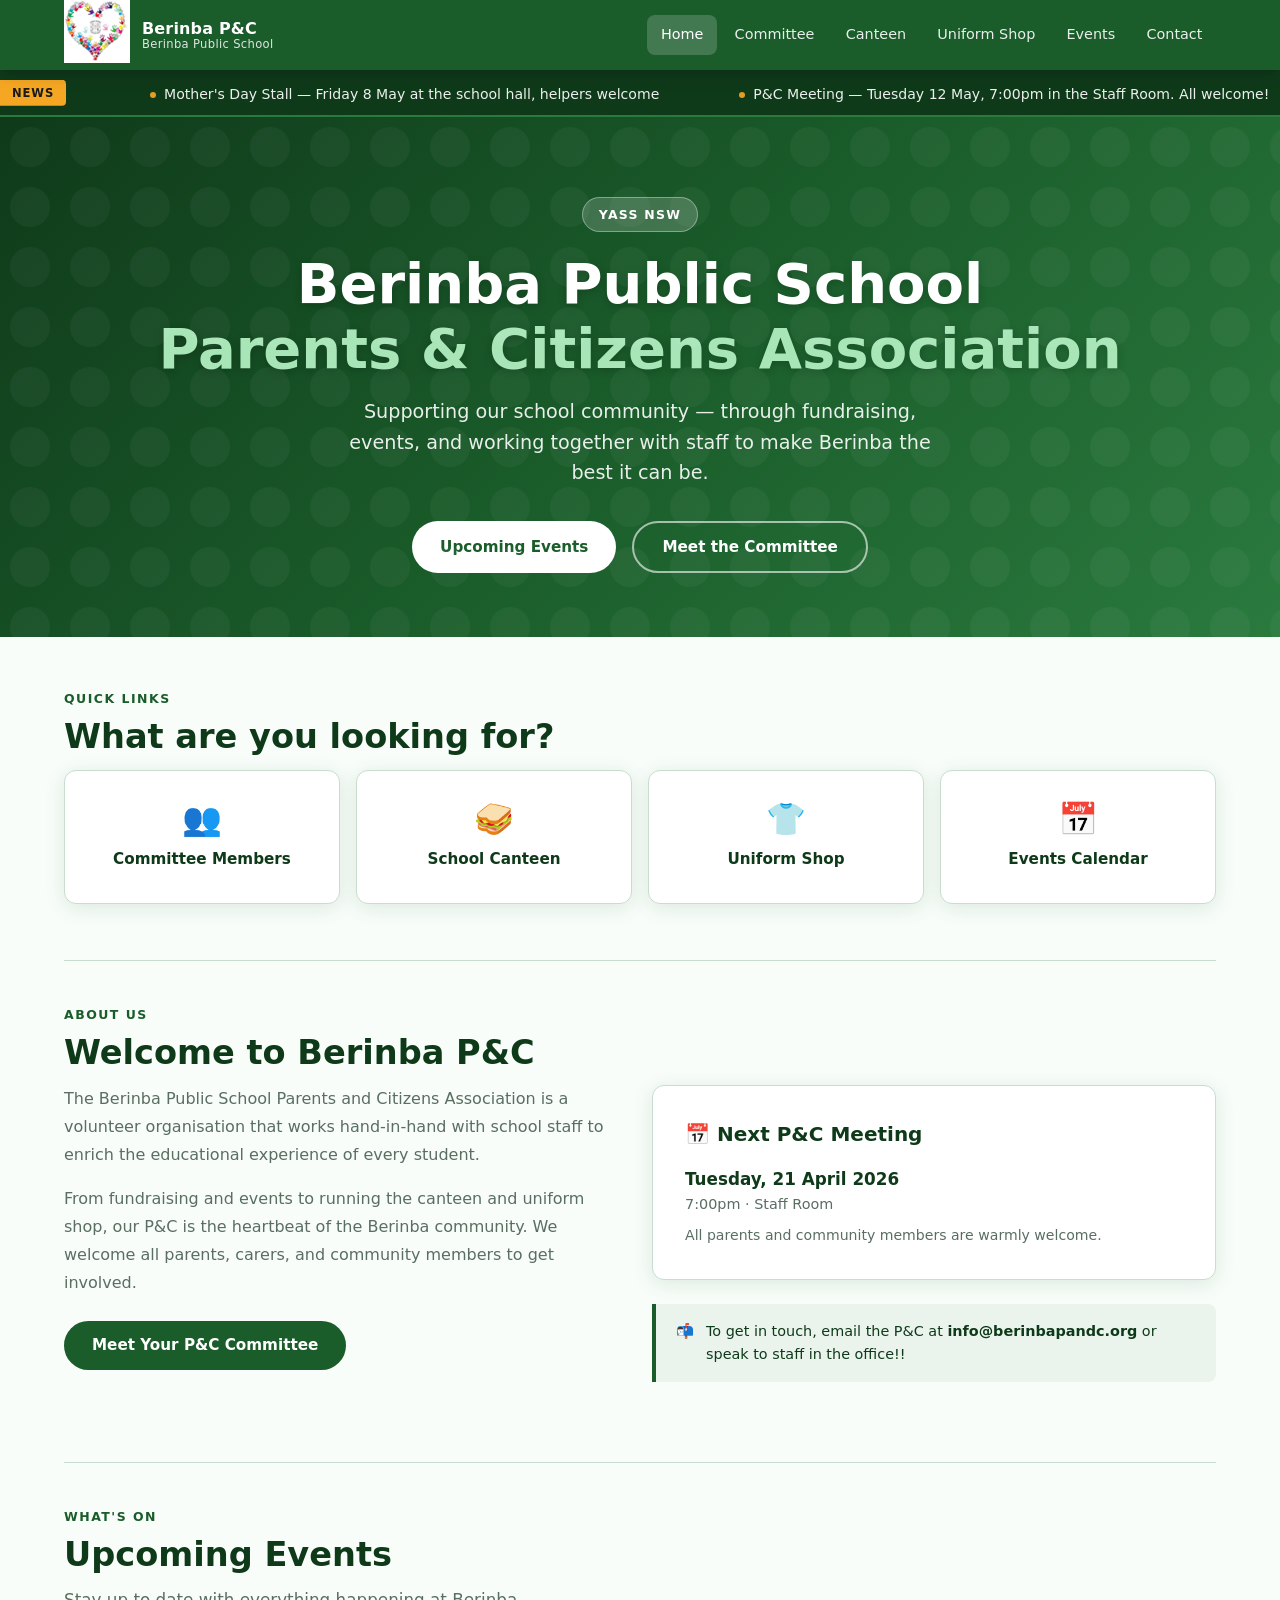
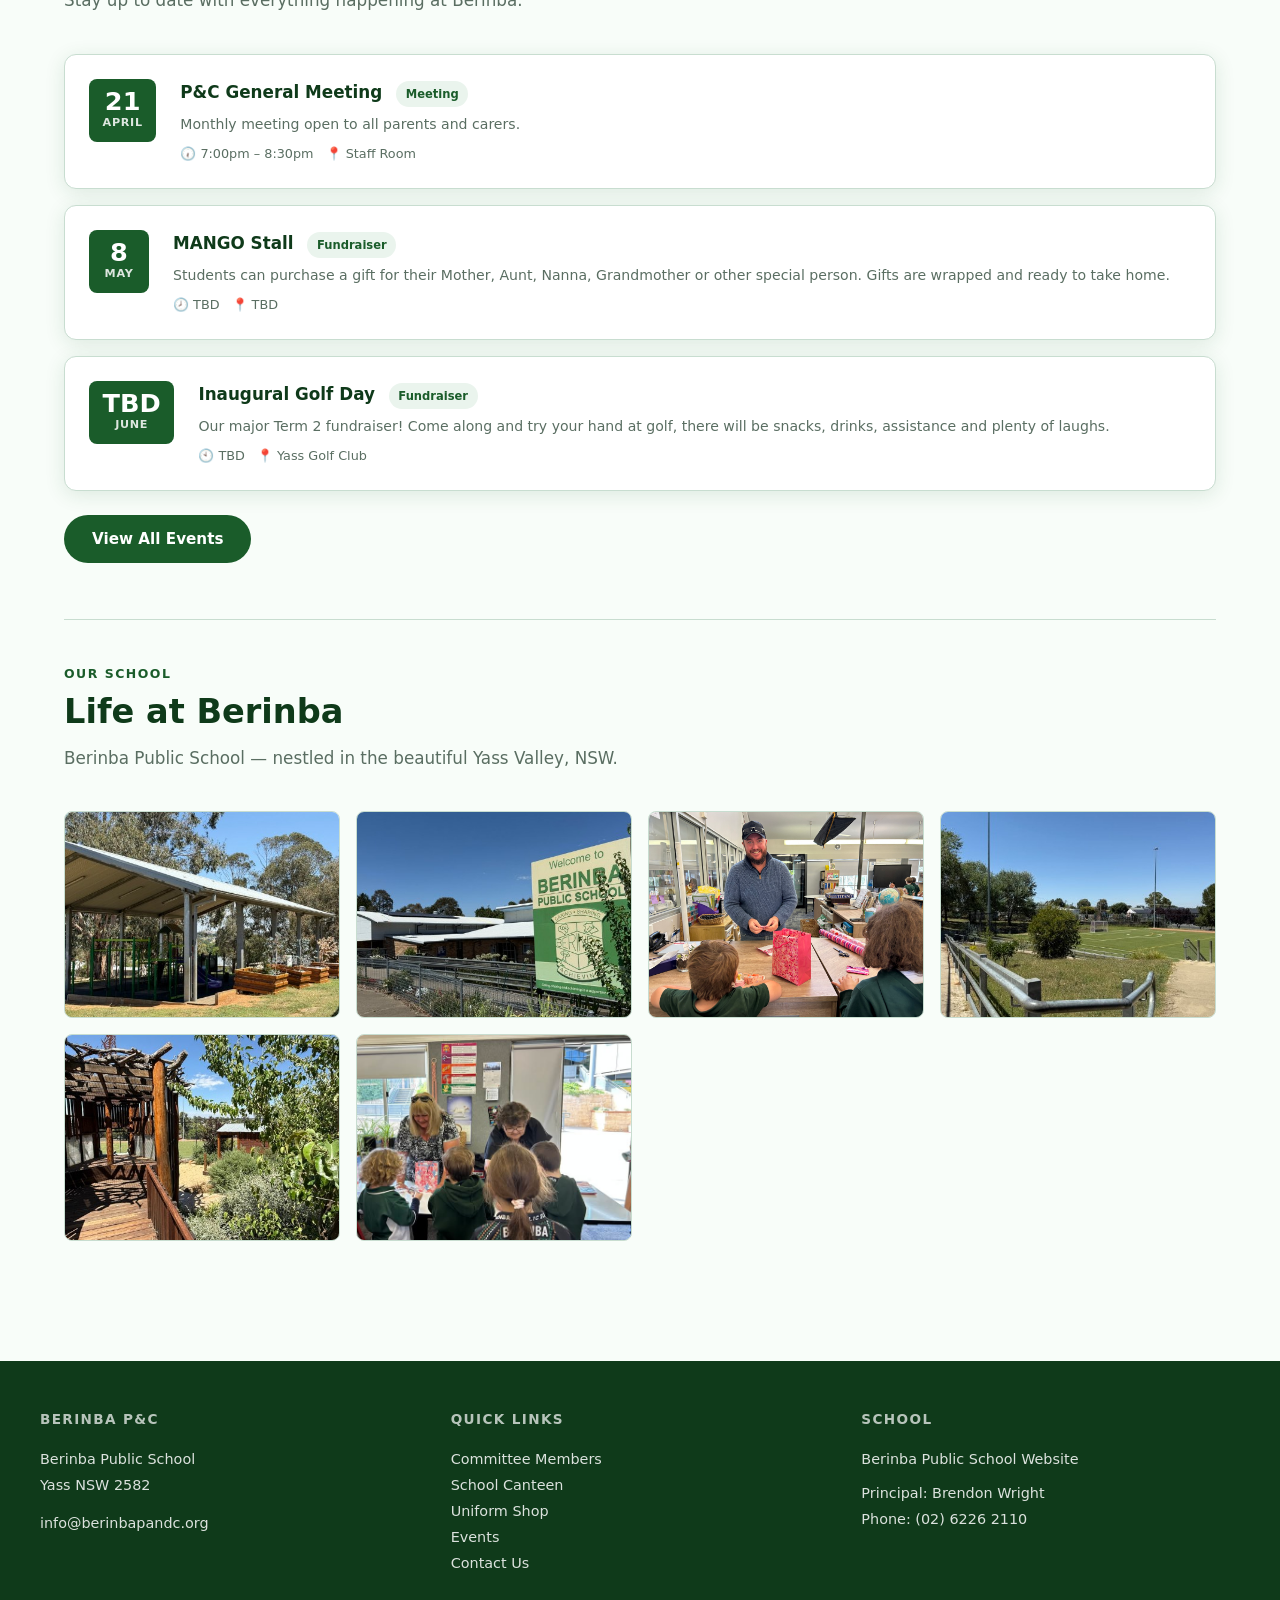
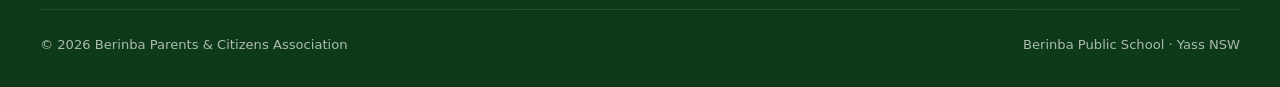
<file: index.html>
<!DOCTYPE html>
<html lang="en">
<head>
  <meta charset="UTF-8" />
  <meta name="viewport" content="width=device-width, initial-scale=1.0" />
  <title>Berinba P&C Association | Berinba Public School, Yass NSW</title>
  <meta name="description" content="Berinba Public School Parents and Citizens Association — Yass NSW. Events, canteen, uniform shop and committee information." />
  <link rel="stylesheet" href="styles.css" />
</head>
<body>

<!-- ===== NAVIGATION ===== -->
<nav>
  <div class="nav-inner">
    <a href="index.html" class="nav-logo">
      <div class="nav-logo-item"><img src="photos/pandclogo.png"></div>
      <div class="nav-logo-text">
        <strong>Berinba P&C</strong>
        <span>Berinba Public School</span>
      </div>
    </a>
    <button class="nav-hamburger" onclick="toggleMenu()" aria-label="Menu">
      <span></span><span></span><span></span>
    </button>
    <ul class="nav-links" id="navLinks">
      <li><a href="index.html" class="active">Home</a></li>
      <li><a href="committee.html">Committee</a></li>
      <li><a href="canteen.html">Canteen</a></li>
      <li><a href="uniform.html">Uniform Shop</a></li>
      <li><a href="events.html">Events</a></li>
      <li><a href="contact.html">Contact</a></li>
    </ul>
  </div>
</nav>

<!-- ===== EVENTS TICKER ===== -->
<div class="ticker-wrap">
  <div class="ticker-outer" style="padding-left: 110px;">
    <span class="ticker-label">News</span>
    <div class="ticker-track" id="tickerTrack">
      <!-- Items duplicated for seamless loop -->
      <span class="ticker-item"><span class="dot"></span>Mother's Day Stall — Friday 8 May at the school hall, helpers welcome</span>
      <span class="ticker-item"><span class="dot"></span>P&C Meeting — Tuesday 12 May, 7:00pm in the Staff Room. All welcome!</span>
      <span class="ticker-item"><span class="dot"></span>Uniform Shop open every Friday morning, orders can be made on the QKR app</span>
      <span class="ticker-item"><span class="dot"></span>Berinba's Inaugural Golf Day - more details coming soon</span>
      <span class="ticker-item"><span class="dot"></span>Mother's Day Stall — Friday 8 May at the school hall, helpers welcome</span>
      <span class="ticker-item"><span class="dot"></span>P&C Meeting — Tuesday 12 May, 7:00pm in the Staff Room. All welcome!</span>
      <span class="ticker-item"><span class="dot"></span>Uniform Shop open every Friday morning, orders can be made on the QKR app</span>
      <span class="ticker-item"><span class="dot"></span>Berinba's Inaugural Golf Day - more details coming soon</span> </div>
  </div>
</div>

<!-- ===== HERO ===== -->
<section class="hero">
  <div class="hero-badge">Yass NSW</div>
  <h1>Berinba Public School<br><span>Parents & Citizens Association</span></h1>
  <p>Supporting our school community — through fundraising, events, and working together with staff to make Berinba the best it can be.</p>
  <div class="hero-actions">
    <a href="events.html" class="btn btn-white">Upcoming Events</a>
    <a href="committee.html" class="btn btn-outline">Meet the Committee</a>
  </div>
</section>

<!-- ===== MAIN ===== -->
<main>

  <!-- Quick links -->
  <section class="section">
    <p class="section-label">Quick Links</p>
    <h2 class="section-title">What are you looking for?</h2>
    <div class="quick-links">
      <a href="committee.html" class="quick-link">
        <span class="quick-link-icon">👥</span>
        Committee Members
      </a>
      <a href="canteen.html" class="quick-link">
        <span class="quick-link-icon">🥪</span>
        School Canteen
      </a>
      <a href="uniform.html" class="quick-link">
        <span class="quick-link-icon">👕</span>
        Uniform Shop
      </a>
      <a href="events.html" class="quick-link">
        <span class="quick-link-icon">📅</span>
        Events Calendar
      </a>
    </div>
  </section>

  <div class="divider"></div>

  <!-- About P&C -->
  <section class="section">
    <p class="section-label">About Us</p>
    <h2 class="section-title">Welcome to Berinba P&C</h2>
    <div class="info-row">
      <div>
        <p style="color: var(--text-muted); margin-bottom: 1rem; font-size: 1rem; line-height: 1.75;">
          The Berinba Public School Parents and Citizens Association is a volunteer organisation that works hand-in-hand with school staff to enrich the educational experience of every student.
        </p>
        <p style="color: var(--text-muted); margin-bottom: 1.5rem; font-size: 1rem; line-height: 1.75;">
          From fundraising and events to running the canteen and uniform shop, our P&C is the heartbeat of the Berinba community. We welcome all parents, carers, and community members to get involved.
        </p>
        <a href="committee.html" class="btn btn-green">Meet Your P&C Committee</a>
      </div>
      <div>
        <div class="info-block" style="margin-bottom: 1rem;">
          <h2>📅 Next P&C Meeting</h2>
          <p style="font-size: 1.05rem; font-weight: 600; color: var(--green-dark);">Tuesday, 21 April 2026</p>
          <p style="color: var(--text-muted); font-size: 0.9rem;"> 7:00pm · Staff Room</p>
          <p style="color: var(--text-muted); font-size: 0.88rem; margin-top: 0.5rem;">All parents and community members are warmly welcome.</p>
        </div>
        <div class="notice">
          <span>📬</span>
          <span>To get in touch, email the P&C at <strong>info@berinbapandc.org</strong> or speak to staff in the office!!</span>
        </div>
      </div>
    </div>
  </section>

  <div class="divider"></div>

  <!-- Upcoming Events Preview -->
  <section class="section">
    <p class="section-label">What's On</p>
    <h2 class="section-title">Upcoming Events</h2>
    <p class="section-intro">Stay up to date with everything happening at Berinba.</p>

    <div class="event-list">
      <div class="event-card">
        <div class="event-date-box">
          <span class="day">21</span>
          <span class="month">April</span>
        </div>
        <div class="event-info">
          <h3>P&C General Meeting <span class="event-tag">Meeting</span></h3>
          <p>Monthly meeting open to all parents and carers.</p>
          <div class="event-meta">
            <span>🕡 7:00pm – 8:30pm</span>
            <span>📍 Staff Room</span>
          </div>
        </div>
      </div>

      <div class="event-card">
        <div class="event-date-box">
          <span class="day">8</span>
          <span class="month">May</span>
        </div>
        <div class="event-info">
          <h3>MANGO Stall <span class="event-tag">Fundraiser</span></h3>
          <p>Students can purchase a gift for their Mother, Aunt, Nanna, Grandmother or other special person. Gifts are wrapped and ready to take home.</p>
          <div class="event-meta">
            <span>🕗 TBD</span>
            <span>📍 TBD</span>
          </div>
        </div>
      </div>

      <div class="event-card">
        <div class="event-date-box">
          <span class="day">TBD</span>
          <span class="month">June</span>
        </div>
        <div class="event-info">
          <h3>Inaugural Golf Day <span class="event-tag">Fundraiser</span></h3>
          <p>Our major Term 2 fundraiser! Come along and try your hand at golf, there will be snacks, drinks, assistance and plenty of laughs.</p>
          <div class="event-meta">
            <span>🕙 TBD</span>
            <span>📍 Yass Golf Club</span>
          </div>
        </div>
      </div>
    </div>

    <div style="margin-top: 1.5rem;">
      <a href="events.html" class="btn btn-green">View All Events</a>
    </div>
  </section>

  <div class="divider"></div>

  <!-- Photo Gallery -->
  <section class="section">
    <p class="section-label">Our School</p>
    <h2 class="section-title">Life at Berinba</h2>
    <p class="section-intro">Berinba Public School — nestled in the beautiful Yass Valley, NSW.</p>
    <div class="photo-grid">
      <div class="photo-item" title="Our adventure playground"><img src="photos/adventureplayground.jpg" alt="The Adventure Playground" style="width:100%;height:100%;object-fit:cover;"></div>
      <div class="photo-item" title="The school entrance on Church St"><img src="photos/schoolentry.jpg" alt="School Entry" style="width:100%;height:100%;object-fit:cover;"></div>
      <div class="photo-item" title="Our Vice President lending a hand"><img src="photos/chfundraising.jpg" alt="MANGO Stall" style="width:100%;height:100%;object-fit:cover;"></div>
      <div class="photo-item" title="The school oval"><img src="photos/schooloval.jpg" alt="The Adventure Playground" style="width:100%;height:100%;object-fit:cover;"></div>
      <div class="photo-item" title="Our nature playground"><img src="photos/natureplaygound.jpg" alt="The Nature Playground" style="width:100%;height:100%;object-fit:cover;"></div>
      <div class="photo-item" title="Our fundraising nannas"><img src="photos/fundraising.jpg" alt="Fundraising Nannas" style="width:100%;height:100%;object-fit:cover;"></div>
    </div>
    <p style="font-size: 0.82rem; color: var(--text-muted); margin-top: 1rem;">
    </p>
  </section>

</main>

<!-- ===== FOOTER ===== -->
<footer>
  <div class="footer-inner">
    <div class="footer-col">
      <h4>Berinba P&C</h4>
      <p>Berinba Public School<br>Yass NSW 2582</p>
      <p style="margin-top: 0.75rem;">info@berinbapandc.org</p>
    </div>
    <div class="footer-col">
      <h4>Quick Links</h4>
      <a href="committee.html">Committee Members</a>
      <a href="canteen.html">School Canteen</a>
      <a href="uniform.html">Uniform Shop</a>
      <a href="events.html">Events</a>
      <a href="contact.html">Contact Us</a>
    </div>
    <div class="footer-col">
      <h4>School</h4>
      <a href="https://berinba-p.schools.nsw.gov.au" target="_blank" rel="noopener">Berinba Public School Website</a>
      <p style="margin-top: 0.5rem;">Principal: Brendon Wright</p>
      <p>Phone: (02) 6226 2110</p>
    </div>
  </div>
  <div class="footer-bottom">
    <span>© 2026 Berinba Parents & Citizens Association</span>
    <span>Berinba Public School · Yass NSW</span>
  </div>
</footer>

<script>
function toggleMenu() {
  document.getElementById('navLinks').classList.toggle('open');
}

// Close menu on outside click
document.addEventListener('click', function(e) {
  const nav = document.getElementById('navLinks');
  const btn = document.querySelector('.nav-hamburger');
  if (!nav.contains(e.target) && !btn.contains(e.target)) {
    nav.classList.remove('open');
  }
});
</script>
</body>
</html>
</file>
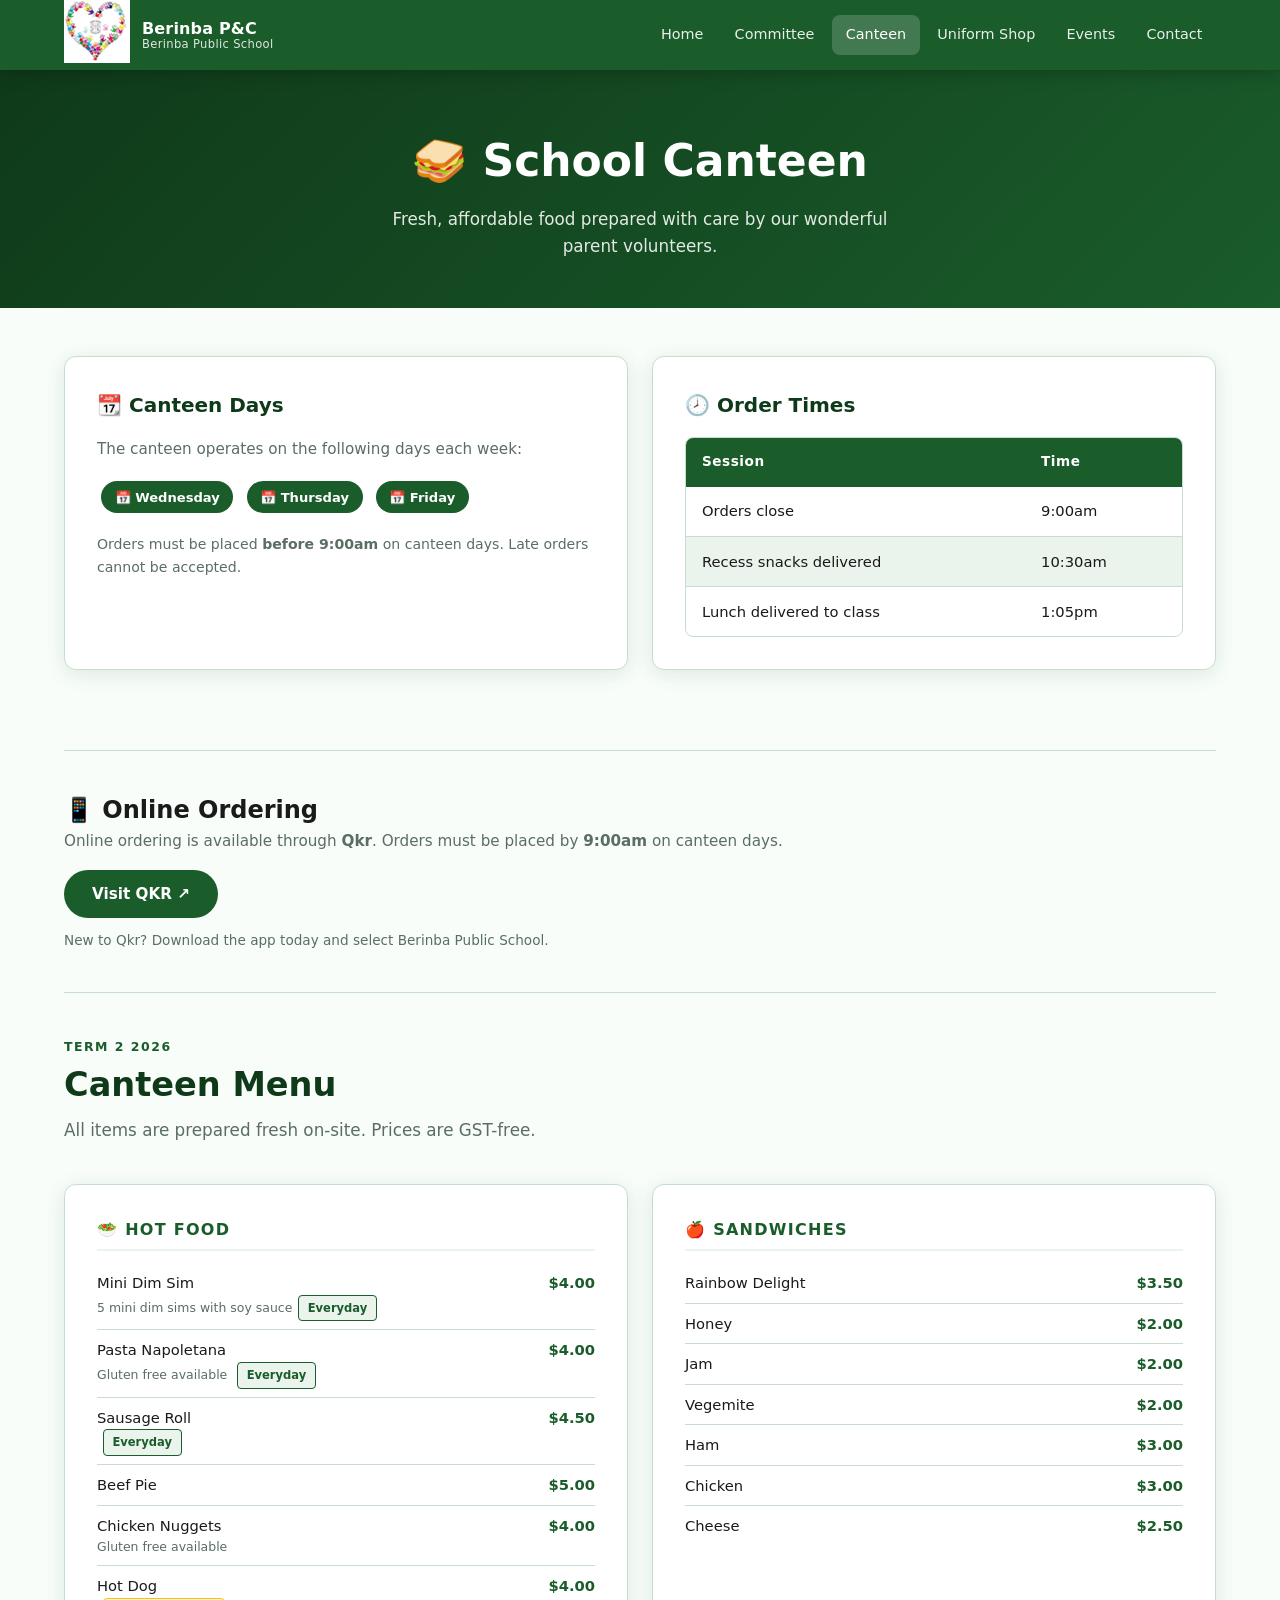
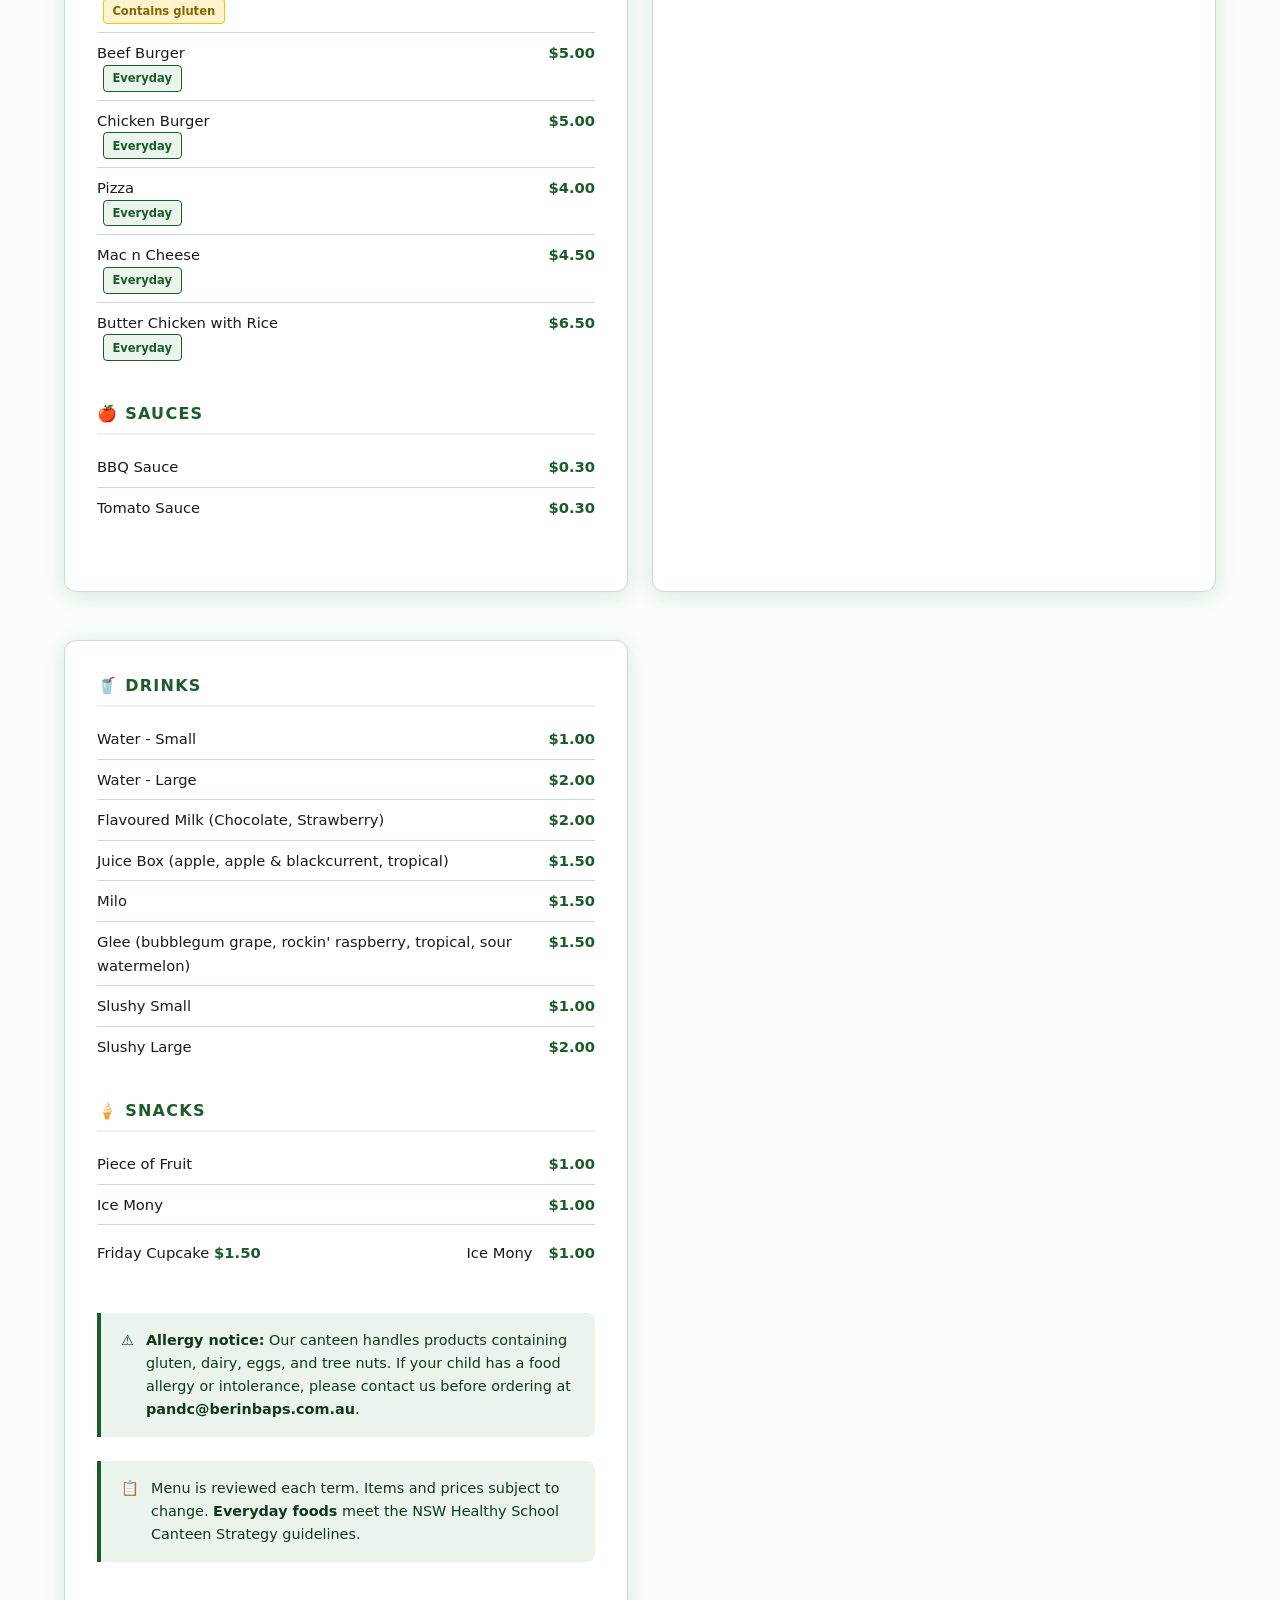
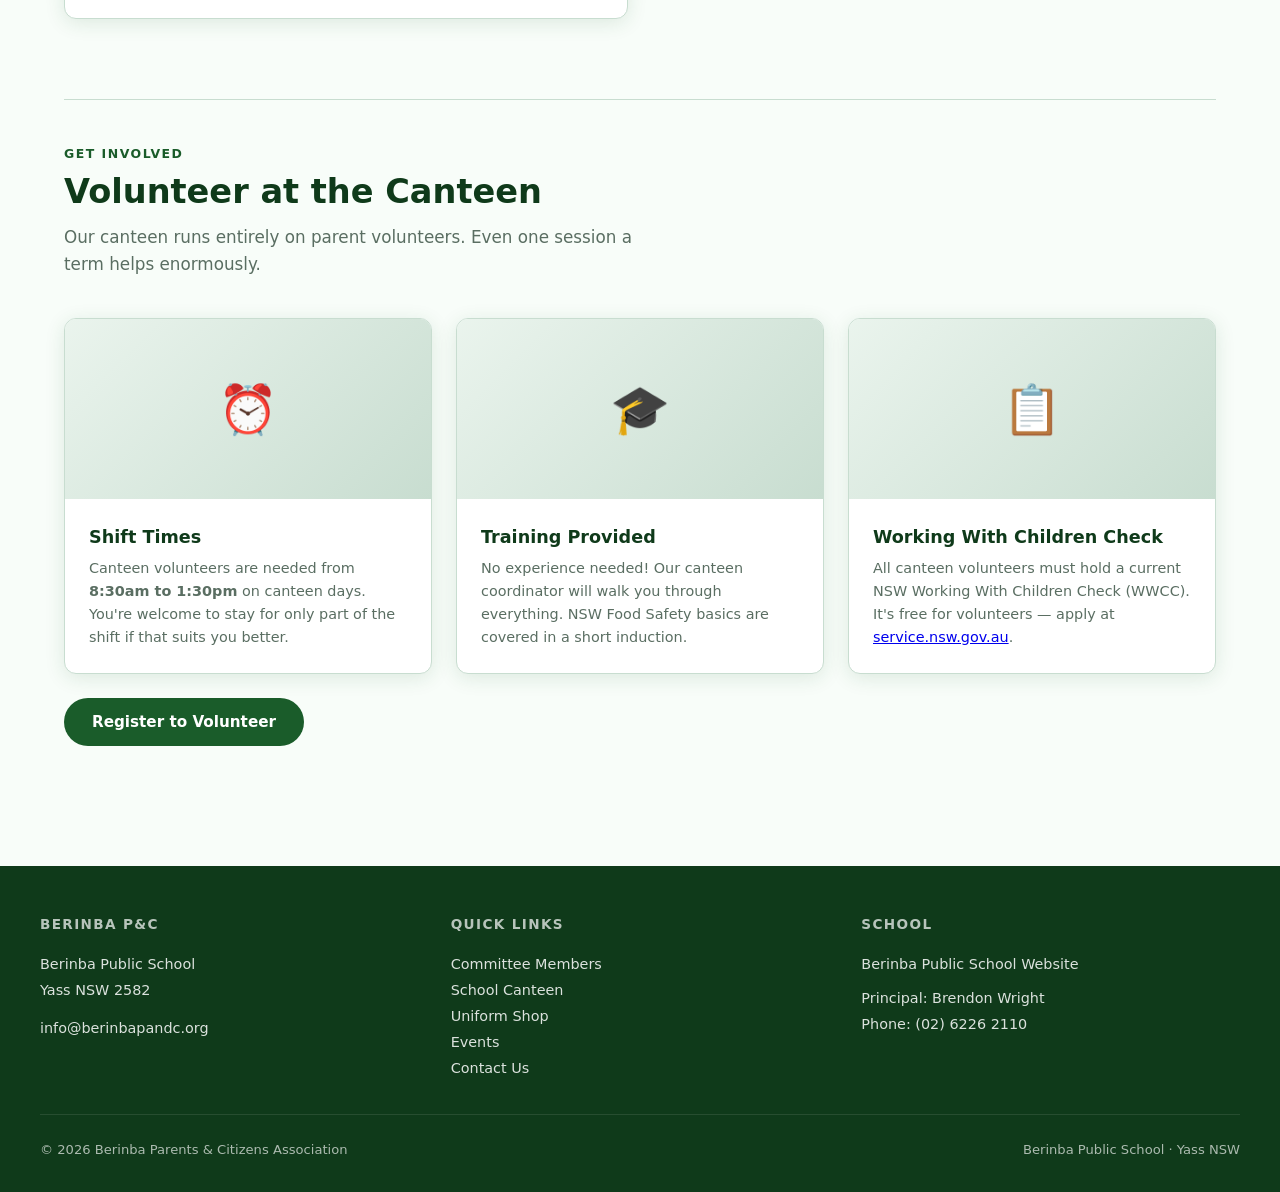
<file: canteen.html>
<!DOCTYPE html>
<html lang="en">
<head>
  <meta charset="UTF-8" />
  <meta name="viewport" content="width=device-width, initial-scale=1.0" />
  <title>School Canteen | Berinba P&C Association</title>
  <meta name="description" content="Berinba Public School canteen — menus, ordering, opening days and volunteering." />
  <link rel="stylesheet" href="styles.css" />
  <style>
    .menu-section { margin-bottom: 2rem; }
    .menu-section h3 {
      font-size: 1rem;
      font-weight: 700;
      color: var(--green);
      text-transform: uppercase;
      letter-spacing: 0.08em;
      margin-bottom: 0.75rem;
      padding-bottom: 0.4rem;
      border-bottom: 2px solid var(--green-pale);
    }
    .menu-item {
      display: flex;
      justify-content: space-between;
      align-items: baseline;
      padding: 0.5rem 0;
      border-bottom: 1px solid var(--border);
      font-size: 0.92rem;
      gap: 1rem;
    }
    .menu-item:last-child { border-bottom: none; }
    .menu-item-name { color: var(--text); }
    .menu-item-price {
      font-weight: 700;
      color: var(--green);
      white-space: nowrap;
    }
    .menu-item-note {
      font-size: 0.78rem;
      color: var(--text-muted);
      display: block;
    }
    .day-badge {
      display: inline-flex;
      align-items: center;
      gap: 0.4rem;
      background: var(--green);
      color: var(--white);
      font-size: 0.82rem;
      font-weight: 600;
      padding: 0.35rem 0.85rem;
      border-radius: 100px;
      margin: 0.25rem;
    }
    .allergen-badge {
      display: inline-block;
      background: #fff3cd;
      color: #856404;
      border: 1px solid #ffc107;
      font-size: 0.72rem;
      font-weight: 600;
      padding: 0.2rem 0.55rem;
      border-radius: 4px;
      margin-left: 0.35rem;
    }
    .healthy-badge {
      display: inline-block;
      background: var(--green-pale);
      color: var(--green);
      border: 1px solid var(--green);
      font-size: 0.72rem;
      font-weight: 600;
      padding: 0.2rem 0.55rem;
      border-radius: 4px;
      margin-left: 0.35rem;
    }
    .steps { list-style: none; counter-reset: steps; }
    .steps li {
      counter-increment: steps;
      display: flex;
      gap: 1rem;
      margin-bottom: 1rem;
      align-items: flex-start;
    }
    .steps li::before {
      content: counter(steps);
      display: flex;
      align-items: center;
      justify-content: center;
      min-width: 32px;
      height: 32px;
      background: var(--green);
      color: var(--white);
      border-radius: 50%;
      font-weight: 700;
      font-size: 0.85rem;
      flex-shrink: 0;
      margin-top: 0.1rem;
    }
    .steps li span { font-size: 0.95rem; color: var(--text-muted); line-height: 1.6; }
  </style>
</head>
<body>

<nav>
  <div class="nav-inner">
    <a href="index.html" class="nav-logo">
      <div class="nav-logo-item"><img src="photos/pandclogo.png"></div>
      <div class="nav-logo-text">
        <strong>Berinba P&C</strong>
        <span>Berinba Public School</span>
      </div>
    </a>
    <button class="nav-hamburger" onclick="toggleMenu()" aria-label="Menu">
      <span></span><span></span><span></span>
    </button>
    <ul class="nav-links" id="navLinks">
      <li><a href="index.html">Home</a></li>
      <li><a href="committee.html">Committee</a></li>
      <li><a href="canteen.html" class="active">Canteen</a></li>
      <li><a href="uniform.html">Uniform Shop</a></li>
      <li><a href="events.html">Events</a></li>
      <li><a href="contact.html">Contact</a></li>
    </ul>
  </div>
</nav>

<div class="page-hero">
  <h1>🥪 School Canteen</h1>
  <p>Fresh, affordable food prepared with care by our wonderful parent volunteers.</p>
</div>

<main>

  <!-- Overview -->
  <section class="section">
    <div class="info-row">
      <div class="info-block">
        <h2>📆 Canteen Days</h2>
        <p style="color: var(--text-muted); font-size: 0.95rem; margin-bottom: 1rem;">The canteen operates on the following days each week:</p>
        <div>
          <span class="day-badge">📅 Wednesday</span>
          <span class="day-badge">📅 Thursday</span>
          <span class="day-badge">📅 Friday</span>
        </div>
        <p style="color: var(--text-muted); font-size: 0.88rem; margin-top: 1rem;">
          Orders must be placed <strong>before 9:00am</strong> on canteen days. Late orders cannot be accepted.
        </p>
      </div>

      <div class="info-block">
        <h2>🕗 Order Times</h2>
        <div class="table-wrap">
          <table>
            <thead>
              <tr><th>Session</th><th>Time</th></tr>
            </thead>
            <tbody>
              <tr><td>Orders close</td><td>9:00am</td></tr>
              <tr><td>Recess snacks delivered</td><td>10:30am</td></tr>
              <tr><td>Lunch delivered to class</td><td>1:05pm</td></tr>
            </tbody>
          </table>
        </div>
      </div>
    </div>
  </section>

  <div class="divider"></div>

  <!-- How to Order -->

        <h2>📱 Online Ordering</h2>
        <p style="color: var(--text-muted); font-size: 0.95rem; margin-bottom: 1rem;">
          Online ordering is available through <strong>Qkr</strong>. Orders must be placed by <strong>9:00am</strong> on canteen days.
        </p>
        <a href="https://qkr-store.qkrschool.com/store/#/home" class="btn btn-green" style="display: inline-flex; margin-bottom: 0.75rem;" target="_blank" rel="noopener noreferrer">Visit QKR ↗</a>
        <p style="color: var(--text-muted); font-size: 0.85rem;">
          New to Qkr? Download the app today and select Berinba Public School.
        </p>
      </div>
    </div>
  </section>

  <div class="divider"></div>

  <!-- Menu -->
  <section class="section">
    <p class="section-label">Term 2 2026</p>
    <h2 class="section-title">Canteen Menu</h2>
    <p class="section-intro">All items are prepared fresh on-site. Prices are GST-free.</p>

    <div class="info-row">
      <!-- Mains -->
      <div class="info-block">
        <div class="menu-section">
          <h3>🥗 Hot Food</h3>
          <div class="menu-item">
            <div>
              <span class="menu-item-name">Mini Dim Sim</span>
              <span class="menu-item-note">5 mini dim sims with soy sauce<span class="healthy-badge">Everyday</span></span>
            </div>
            <span class="menu-item-price">$4.00</span>
          </div>
          <div class="menu-item">
            <div>
              <span class="menu-item-name">Pasta Napoletana</span>
              <span class="menu-item-note">Gluten free available <span class="healthy-badge">Everyday</span></span>
            </div>
            <span class="menu-item-price">$4.00</span>
          </div>
          <div class="menu-item">
            <div>
              <span class="menu-item-name">Sausage Roll</span>
              <span class="menu-item-note"> <span class="healthy-badge">Everyday</span></span>
            </div>
            <span class="menu-item-price">$4.50</span>
          </div>
          <div class="menu-item">
            <div>
              <span class="menu-item-name">Beef Pie</span>
              <span class="menu-item-note"> </span>
            </div>
            <span class="menu-item-price">$5.00</span>
          </div>
          <div class="menu-item">
            <div>
              <span class="menu-item-name">Chicken Nuggets</span>
              <span class="menu-item-note">Gluten free available</span>
            </div>
            <span class="menu-item-price">$4.00</span>
          </div>
          <div class="menu-item">
            <div>
              <span class="menu-item-name">Hot Dog</span>
              <span class="menu-item-note"> <span class="allergen-badge">Contains gluten</span></span>
            </div>
            <span class="menu-item-price">$4.00</span>
          </div>
          <div class="menu-item">
            <div>
              <span class="menu-item-name">Beef Burger</span>
              <span class="menu-item-note"><span class="healthy-badge">Everyday</span></span>
            </div>
            <span class="menu-item-price">$5.00</span>
          </div>
          <div class="menu-item">
            <div>
              <span class="menu-item-name">Chicken Burger</span>
              <span class="menu-item-note"><span class="healthy-badge">Everyday</span></span>
            </div>
            <span class="menu-item-price">$5.00</span>
          </div>
          <div class="menu-item">
            <div>
              <span class="menu-item-name">Pizza</span>
              <span class="menu-item-note"><span class="healthy-badge">Everyday</span></span>
            </div>
            <span class="menu-item-price">$4.00</span>
          </div>
          <div class="menu-item">
            <div>
              <span class="menu-item-name">Mac n Cheese</span>
              <span class="menu-item-note"><span class="healthy-badge">Everyday</span></span>
            </div>
            <span class="menu-item-price">$4.50</span>
          </div>
          <div class="menu-item">
            <div>
              <span class="menu-item-name">Butter Chicken with Rice</span>
              <span class="menu-item-note"><span class="healthy-badge">Everyday</span></span>
            </div>
            <span class="menu-item-price">$6.50</span>
          </div>
        </div>

        
      <div class="menu-section">
          <h3>🍎 Sauces</h3>
          <div class="menu-item">
            <span class="menu-item-name">BBQ Sauce</span>
            <span class="menu-item-price">$0.30</span>
          </div>
          <div class="menu-item">
            <span class="menu-item-name">Tomato Sauce</span>
            <span class="menu-item-price">$0.30</span>
          </div>
        </div>
      </div>

      <!-- Sandwiches -->
      <div class="info-block">
        <div class="menu-section">
          <h3>🍎 Sandwiches</h3>
          <div class="menu-item">
            <span class="menu-item-name">Rainbow Delight</span>
            <span class="menu-item-price">$3.50</span>
          </div>
          <div class="menu-item">
            <span class="menu-item-name">Honey</span>
            <span class="menu-item-price">$2.00</span>
          </div>
          <div class="menu-item">
            <span class="menu-item-name">Jam</span>
            <span class="menu-item-price">$2.00</span>
          </div>
          <div class="menu-item">
            <span class="menu-item-name">Vegemite</span>
            <span class="menu-item-price">$2.00</span>
          </div>
          <div class="menu-item">
            <span class="menu-item-name">Ham</span>
            <span class="menu-item-price">$3.00</span>
          </div>
          <div class="menu-item">
            <span class="menu-item-name">Chicken</span>
            <span class="menu-item-price">$3.00</span>
          </div>
          <div class="menu-item">
            <span class="menu-item-name">Cheese</span>
            <span class="menu-item-price">$2.50</span>
          </div>
        </div>
      </div>

      <!-- Drinks & Extras -->
      <div class="info-block">
        <div class="menu-section">
          <h3>🥤 Drinks</h3>
          <div class="menu-item">
            <span class="menu-item-name">Water - Small</span>
            <span class="menu-item-price">$1.00</span>
          </div>
          <div class="menu-item">
            <span class="menu-item-name">Water - Large</span>
            <span class="menu-item-price">$2.00</span>
          </div>
          <div class="menu-item">
            <span class="menu-item-name">Flavoured Milk (Chocolate, Strawberry)</span>
            <span class="menu-item-price">$2.00</span>
          </div>
          <div class="menu-item">
            <span class="menu-item-name">Juice Box (apple, apple & blackcurrent, tropical)</span>
            <span class="menu-item-price">$1.50</span>
          </div>
          <div class="menu-item">
            <span class="menu-item-name">Milo</span>
            <span class="menu-item-price">$1.50</span>
          </div>
          <div class="menu-item">
            <span class="menu-item-name">Glee (bubblegum grape, rockin' raspberry, tropical, sour watermelon)</span>
            <span class="menu-item-price">$1.50</span>
          </div>
          <div class="menu-item">
            <span class="menu-item-name">Slushy Small</span>
            <span class="menu-item-price">$1.00</span>
          </div>
          <div class="menu-item">
            <span class="menu-item-name">Slushy Large</span>
            <span class="menu-item-price">$2.00</span>
          </div>
        </div>

        <div class="menu-section">
          <h3>🍦 Snacks </h3>
          <div class="menu-item">
            <span class="menu-item-name">Piece of Fruit</span>
            <span class="menu-item-price">$1.00</span>
          </div>
          <div class="menu-item">
            <span class="menu-item-name">Ice Mony</span>
            <span class="menu-item-price">$1.00</span>
          </div>
          <div class="menu-item">
            <div>
              <span class="menu-item-name">Friday Cupcake</span>
              <span class="menu-item-price">$1.50</span>
            </div>
            <div class="menu-item">
              <span class="menu-item-name">Ice Mony</span>
              <span class="menu-item-price">$1.00</span>
            </div>
          </div>
        </div>

        <div class="notice" style="margin-top: 1rem;">
          <span>⚠️</span>
          <div>
            <strong>Allergy notice:</strong> Our canteen handles products containing gluten, dairy, eggs, and tree nuts. If your child has a food allergy or intolerance, please contact us before ordering at <strong>pandc@berinbaps.com.au</strong>.
          </div>
        </div>
        <div class="notice">
          <span>📋</span>
          <div>
            Menu is reviewed each term. Items and prices subject to change. <strong>Everyday foods</strong> meet the NSW Healthy School Canteen Strategy guidelines.
          </div>
        </div>
      </div>
    </div>
  </section>

  <div class="divider"></div>

  <!-- Volunteering -->
  <section class="section">
    <p class="section-label">Get Involved</p>
    <h2 class="section-title">Volunteer at the Canteen</h2>
    <p class="section-intro">Our canteen runs entirely on parent volunteers. Even one session a term helps enormously.</p>
    <div class="card-grid">
      <div class="card">
        <div class="card-img-placeholder">⏰</div>
        <div class="card-body">
          <h3>Shift Times</h3>
          <p>Canteen volunteers are needed from <strong>8:30am to 1:30pm</strong> on canteen days. You're welcome to stay for only part of the shift if that suits you better.</p>
        </div>
      </div>
      <div class="card">
        <div class="card-img-placeholder">🎓</div>
        <div class="card-body">
          <h3>Training Provided</h3>
          <p>No experience needed! Our canteen coordinator will walk you through everything. NSW Food Safety basics are covered in a short induction.</p>
        </div>
      </div>
      <div class="card">
        <div class="card-img-placeholder">📋</div>
        <div class="card-body">
          <h3>Working With Children Check</h3>
          <p>All canteen volunteers must hold a current NSW Working With Children Check (WWCC). It's free for volunteers — apply at <a href="https://www.service.nsw.gov.au" target="_blank">service.nsw.gov.au</a>.</p>
        </div>
      </div>
    </div>
    <div style="margin-top: 1.5rem;">
      <a href="mailto:info@berinbapandc.org?subject=Canteen Volunteer" class="btn btn-green">Register to Volunteer</a>
    </div>
  </section>

</main>

<footer>
  <div class="footer-inner">
    <div class="footer-col">
      <h4>Berinba P&C</h4>
      <p>Berinba Public School<br>Yass NSW 2582</p>
      <p style="margin-top: 0.75rem;">info@berinbapandc.org</p>
    </div>
    <div class="footer-col">
      <h4>Quick Links</h4>
      <a href="committee.html">Committee Members</a>
      <a href="canteen.html">School Canteen</a>
      <a href="uniform.html">Uniform Shop</a>
      <a href="events.html">Events</a>
      <a href="contact.html">Contact Us</a>
    </div>
    <div class="footer-col">
      <h4>School</h4>
      <a href="https://berinba-p.schools.nsw.gov.au" target="_blank" rel="noopener">Berinba Public School Website</a>
      <p style="margin-top: 0.5rem;">Principal: Brendon Wright</p>
      <p>Phone: (02) 6226 2110</p>
    </div>
  </div>
  <div class="footer-bottom">
    <span>© 2026 Berinba Parents & Citizens Association</span>
    <span>Berinba Public School · Yass NSW</span>
  </div>
</footer>

<script>
function toggleMenu() {
  document.getElementById('navLinks').classList.toggle('open');
}
document.addEventListener('click', function(e) {
  const nav = document.getElementById('navLinks');
  const btn = document.querySelector('.nav-hamburger');
  if (!nav.contains(e.target) && !btn.contains(e.target)) nav.classList.remove('open');
});
</script>
</body>
</html>
</file>
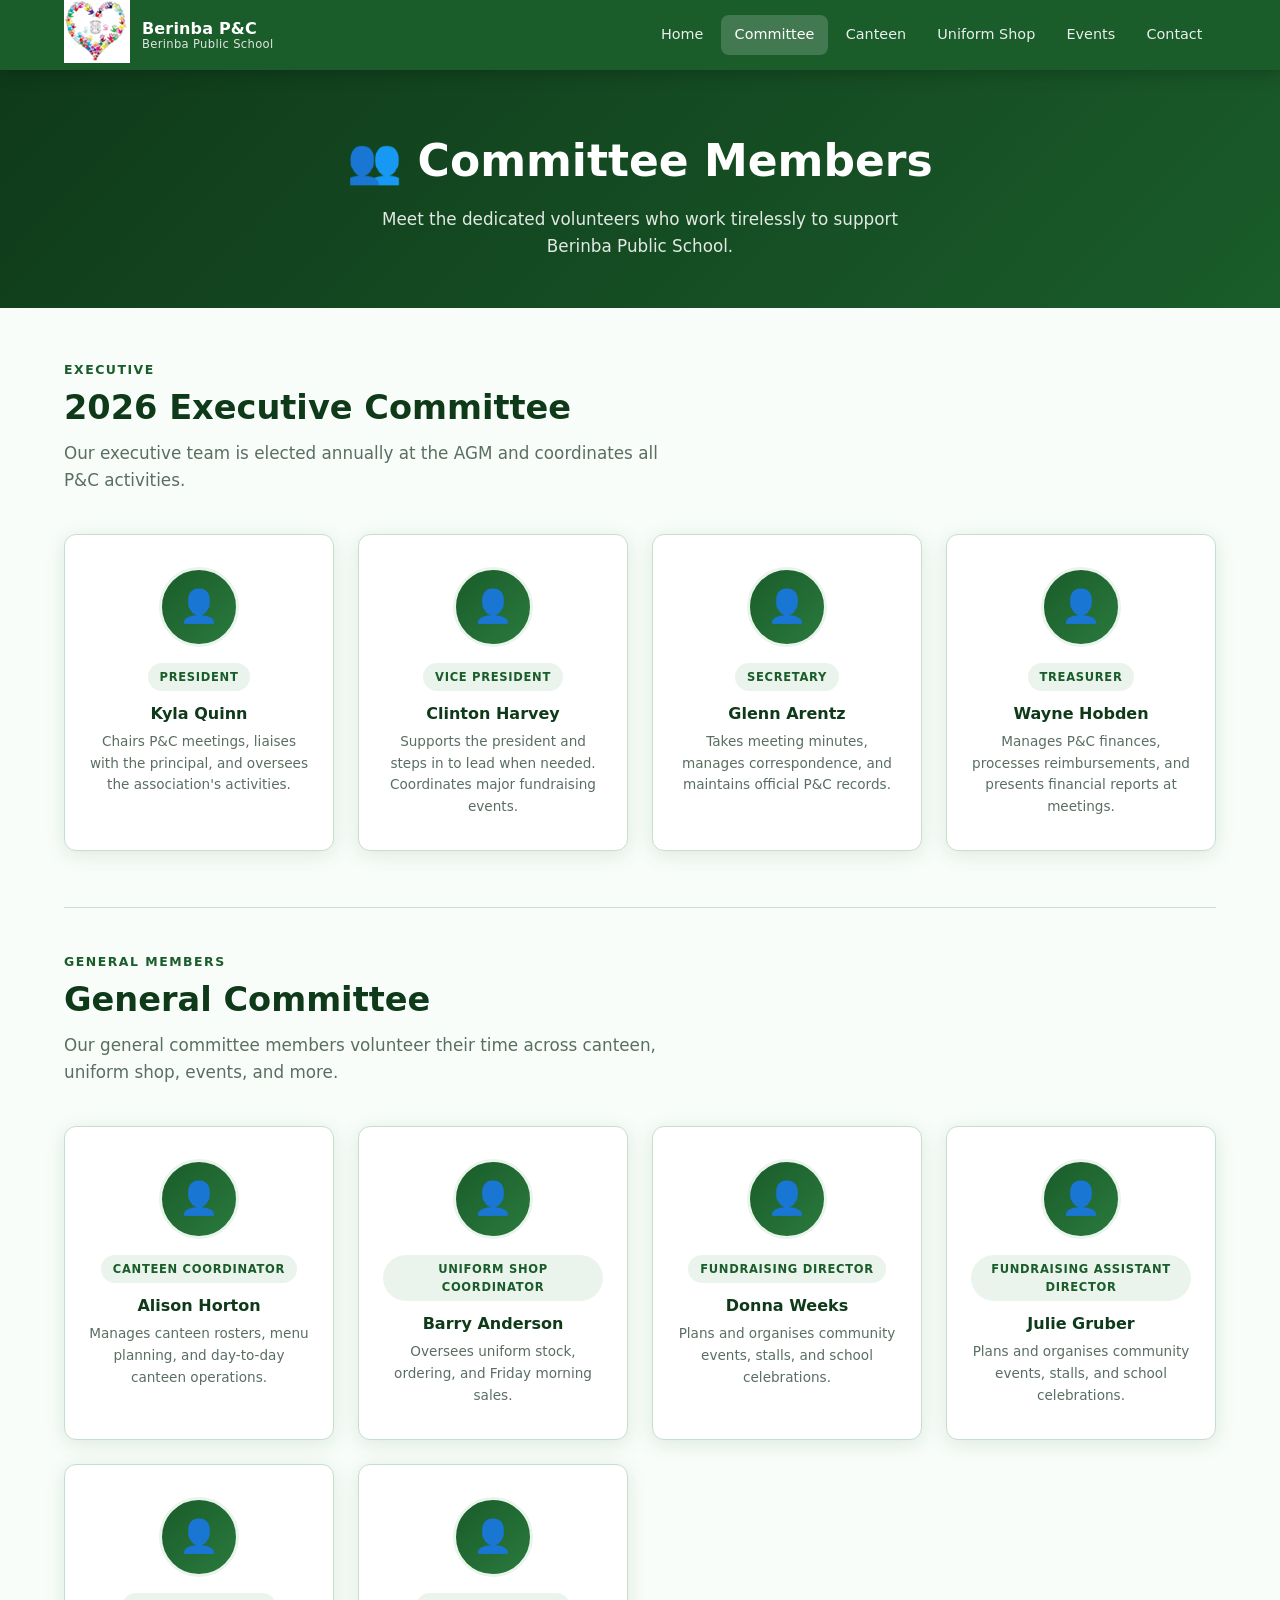
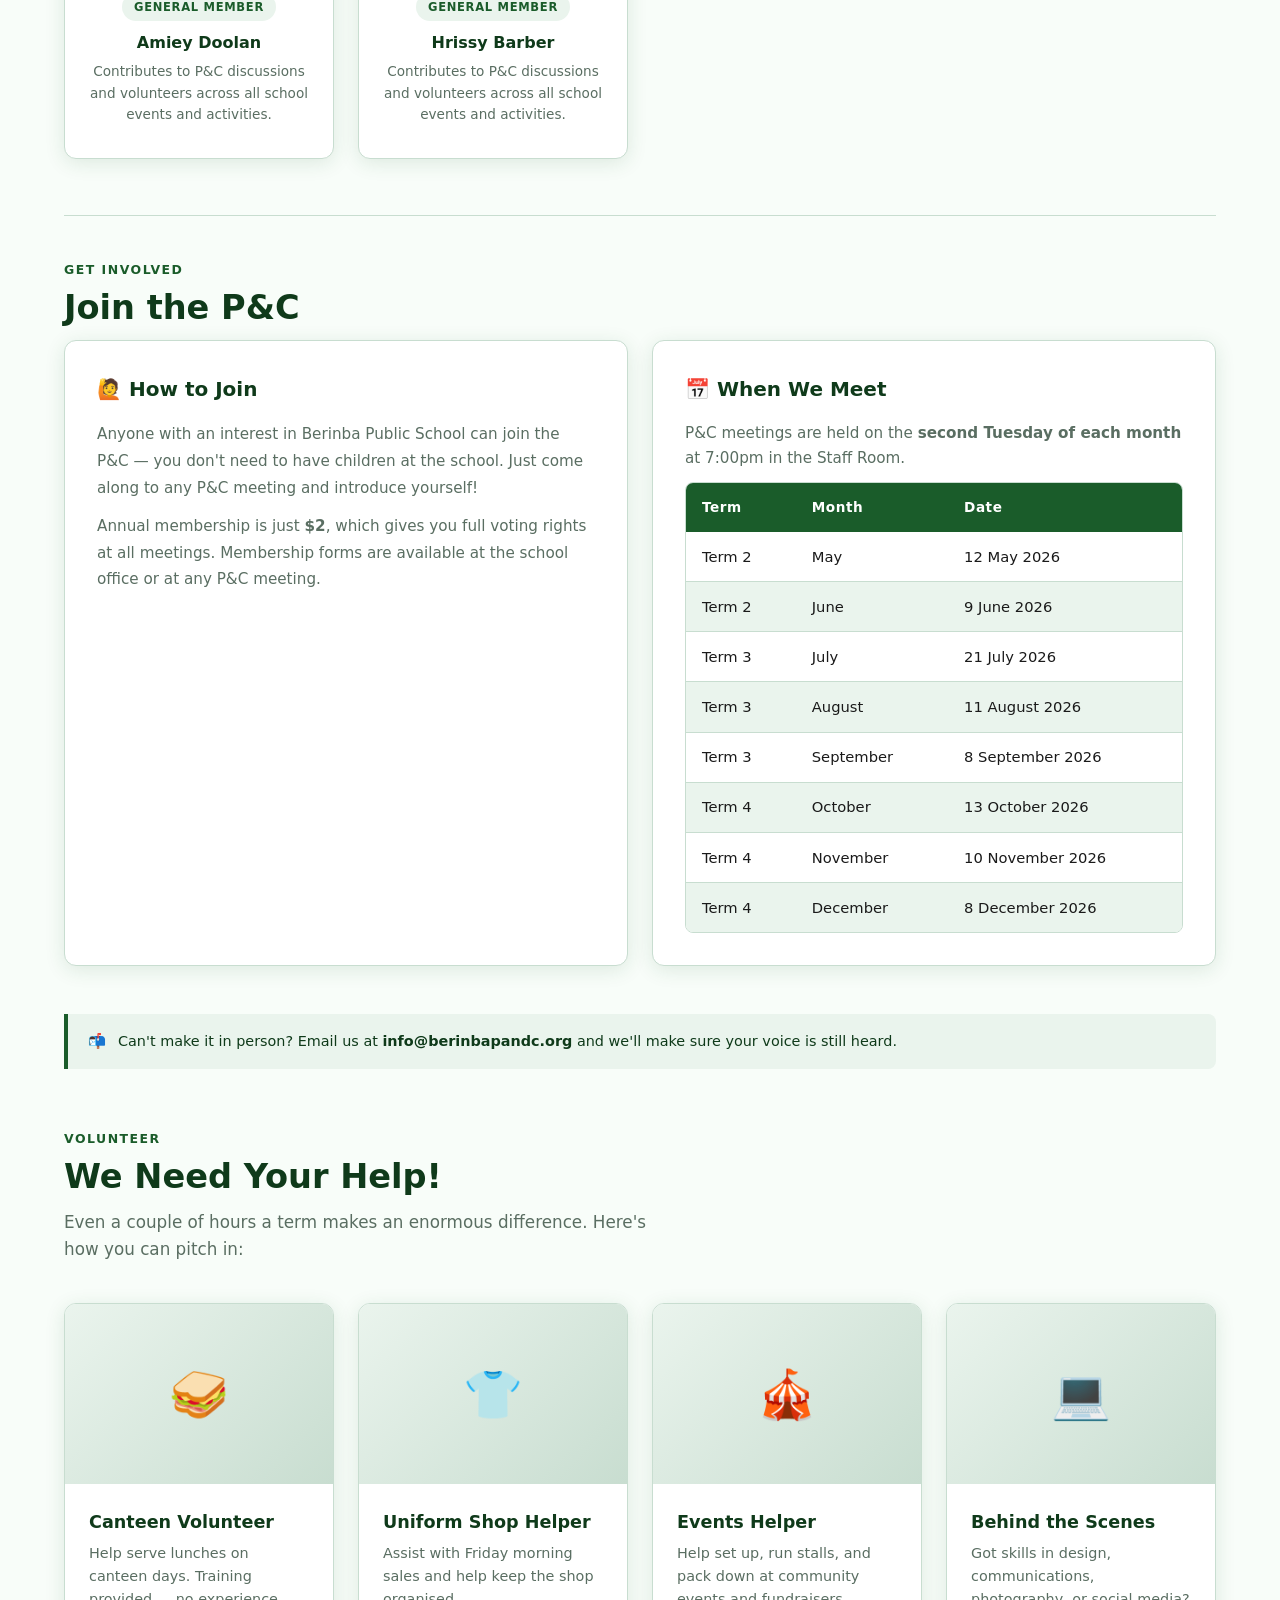
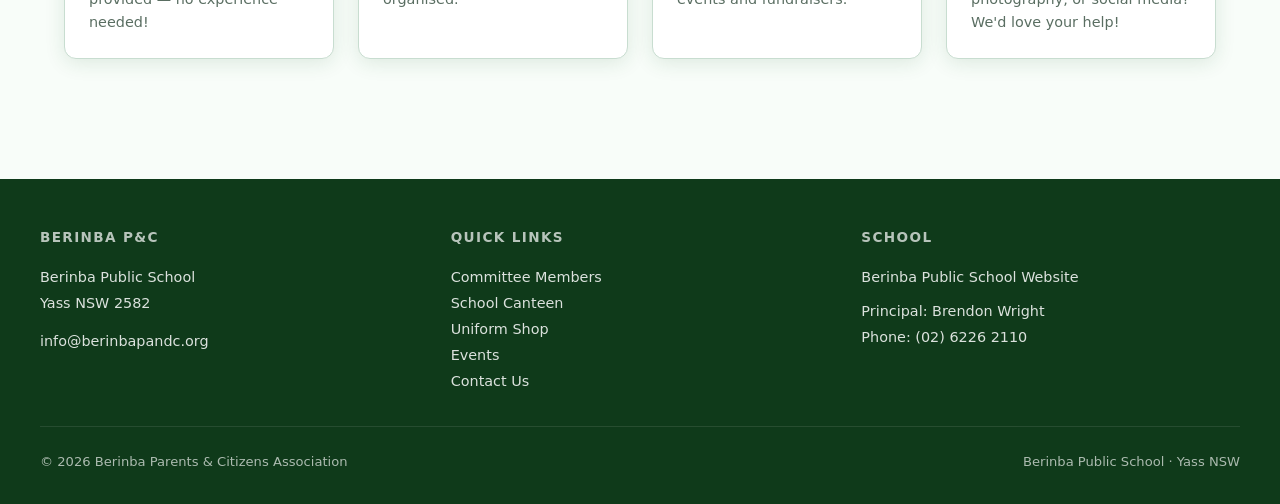
<file: committee.html>
<!DOCTYPE html>
<html lang="en">
<head>
  <meta charset="UTF-8" />
  <meta name="viewport" content="width=device-width, initial-scale=1.0" />
  <title>Committee Members | Berinba P&C Association</title>
  <meta name="description" content="Meet the Berinba P&C committee — the volunteers who make it all happen." />
  <link rel="stylesheet" href="styles.css" />
</head>
<body>

<nav>
  <div class="nav-inner">
    <a href="index.html" class="nav-logo">
      <div class="nav-logo-item"><img src="photos/pandclogo.png"></div>
      <div class="nav-logo-text">
        <strong>Berinba P&C</strong>
        <span>Berinba Public School</span>
      </div>
    </a>
    <button class="nav-hamburger" onclick="toggleMenu()" aria-label="Menu">
      <span></span><span></span><span></span>
    </button>
    <ul class="nav-links" id="navLinks">
      <li><a href="index.html">Home</a></li>
      <li><a href="committee.html" class="active">Committee</a></li>
      <li><a href="canteen.html">Canteen</a></li>
      <li><a href="uniform.html">Uniform Shop</a></li>
      <li><a href="events.html">Events</a></li>
      <li><a href="contact.html">Contact</a></li>
    </ul>
  </div>
</nav>

<div class="page-hero">
  <h1>👥 Committee Members</h1>
  <p>Meet the dedicated volunteers who work tirelessly to support Berinba Public School.</p>
</div>

<main>

  <!-- Executive -->
  <section class="section">
    <p class="section-label">Executive</p>
    <h2 class="section-title">2026 Executive Committee</h2>
    <p class="section-intro">Our executive team is elected annually at the AGM and coordinates all P&C activities.</p>

    <div class="committee-grid">
      <div class="committee-card">
        <div class="committee-avatar">👤</div>
        <div class="committee-role">President</div>
        <h3>Kyla Quinn</h3>
        <p>Chairs P&C meetings, liaises with the principal, and oversees the association's activities.</p>
      </div>

      <div class="committee-card">
        <div class="committee-avatar">👤</div>
        <div class="committee-role">Vice President</div>
        <h3>Clinton Harvey</h3>
        <p>Supports the president and steps in to lead when needed. Coordinates major fundraising events.</p>
      </div>

      <div class="committee-card">
        <div class="committee-avatar">👤</div>
        <div class="committee-role">Secretary</div>
        <h3>Glenn Arentz</h3>
        <p>Takes meeting minutes, manages correspondence, and maintains official P&C records.</p>
      </div>

      <div class="committee-card">
        <div class="committee-avatar">👤</div>
        <div class="committee-role">Treasurer</div>
        <h3>Wayne Hobden</h3>
        <p>Manages P&C finances, processes reimbursements, and presents financial reports at meetings.</p>
      </div>
    </div>
  </section>

  <div class="divider"></div>

  <!-- General Members -->
  <section class="section">
    <p class="section-label">General Members</p>
    <h2 class="section-title">General Committee</h2>
    <p class="section-intro">Our general committee members volunteer their time across canteen, uniform shop, events, and more.</p>

    <div class="committee-grid">
      <div class="committee-card">
        <div class="committee-avatar">👤</div>
        <div class="committee-role">Canteen Coordinator</div>
        <h3>Alison Horton</h3>
        <p>Manages canteen rosters, menu planning, and day-to-day canteen operations.</p>
      </div>

      <div class="committee-card">
        <div class="committee-avatar">👤</div>
        <div class="committee-role">Uniform Shop Coordinator</div>
        <h3>Barry Anderson</h3>
        <p>Oversees uniform stock, ordering, and Friday morning sales.</p>
      </div>

      <div class="committee-card">
        <div class="committee-avatar">👤</div>
        <div class="committee-role">Fundraising Director</div>
        <h3>Donna Weeks</h3>
        <p>Plans and organises community events, stalls, and school celebrations.</p>
      </div>

      <div class="committee-card">
        <div class="committee-avatar">👤</div>
        <div class="committee-role">Fundraising Assistant Director</div>
        <h3>Julie Gruber</h3>
        <p>Plans and organises community events, stalls, and school celebrations.</p>
      </div>

      <div class="committee-card">
        <div class="committee-avatar">👤</div>
        <div class="committee-role">General Member</div>
        <h3>Amiey Doolan</h3>
        <p>Contributes to P&C discussions and volunteers across all school events and activities.</p>
      </div>

      <div class="committee-card">
        <div class="committee-avatar">👤</div>
        <div class="committee-role">General Member</div>
        <h3>Hrissy Barber</h3>
        <p>Contributes to P&C discussions and volunteers across all school events and activities.</p>
      </div>
    </div>
  </section>

  <div class="divider"></div>

  <!-- Get Involved -->
  <section class="section">
    <p class="section-label">Get Involved</p>
    <h2 class="section-title">Join the P&C</h2>
    <div class="info-row">
      <div class="info-block">
        <h2>🙋 How to Join</h2>
        <p style="color: var(--text-muted); font-size: 0.95rem; line-height: 1.75;">
          Anyone with an interest in Berinba Public School can join the P&C — you don't need to have children at the school. Just come along to any P&C meeting and introduce yourself!
        </p>
        <p style="color: var(--text-muted); font-size: 0.95rem; line-height: 1.75; margin-top: 0.75rem;">
          Annual membership is just <strong>$2</strong>, which gives you full voting rights at all meetings. Membership forms are available at the school office or at any P&C meeting.
        </p>
      </div>

      <div class="info-block">
        <h2>📅 When We Meet</h2>
        <p style="color: var(--text-muted); font-size: 0.95rem; margin-bottom: 0.75rem;">
          P&C meetings are held on the <strong>second Tuesday of each month</strong> at 7:00pm in the Staff Room.
        </p>
        <div class="table-wrap">
          <table>
            <thead>
              <tr><th>Term</th><th>Month</th><th>Date</th></tr>
            </thead>
            <tbody>
              <tr><td>Term 2</td><td>May</td><td>12 May 2026</td></tr>
              <tr><td>Term 2</td><td>June</td><td>9 June 2026</td></tr>
              <tr><td>Term 3</td><td>July</td><td>21 July 2026</td></tr>
              <tr><td>Term 3</td><td>August</td><td>11 August 2026</td></tr>
              <tr><td>Term 3</td><td>September</td><td>8 September 2026</td></tr>
              <tr><td>Term 4</td><td>October</td><td>13 October 2026</td></tr>
              <tr><td>Term 4</td><td>November</td><td>10 November 2026</td></tr>
              <tr><td>Term 4</td><td>December</td><td>8 December 2026</td></tr>
            </tbody>
          </table>
        </div>
      </div>
    </div>

    <div class="notice">
      <span>📬</span>
      <span>Can't make it in person? Email us at <strong>info@berinbapandc.org</strong> and we'll make sure your voice is still heard.</span>
    </div>
  </section>

  <!-- Volunteers -->
  <section class="section">
    <p class="section-label">Volunteer</p>
    <h2 class="section-title">We Need Your Help!</h2>
    <p class="section-intro">Even a couple of hours a term makes an enormous difference. Here's how you can pitch in:</p>
    <div class="card-grid">
      <div class="card">
        <div class="card-img-placeholder">🥪</div>
        <div class="card-body">
          <h3>Canteen Volunteer</h3>
          <p>Help serve lunches on canteen days. Training provided — no experience needed!</p>
        </div>
      </div>
      <div class="card">
        <div class="card-img-placeholder">👕</div>
        <div class="card-body">
          <h3>Uniform Shop Helper</h3>
          <p>Assist with Friday morning sales and help keep the shop organised.</p>
        </div>
      </div>
      <div class="card">
        <div class="card-img-placeholder">🎪</div>
        <div class="card-body">
          <h3>Events Helper</h3>
          <p>Help set up, run stalls, and pack down at community events and fundraisers.</p>
        </div>
      </div>
      <div class="card">
        <div class="card-img-placeholder">💻</div>
        <div class="card-body">
          <h3>Behind the Scenes</h3>
          <p>Got skills in design, communications, photography, or social media? We'd love your help!</p>
        </div>
      </div>
    </div>
  </section>

</main>

<footer>
  <div class="footer-inner">
    <div class="footer-col">
      <h4>Berinba P&C</h4>
      <p>Berinba Public School<br>Yass NSW 2582</p>
      <p style="margin-top: 0.75rem;">info@berinbapandc.org</p>
    </div>
    <div class="footer-col">
      <h4>Quick Links</h4>
      <a href="committee.html">Committee Members</a>
      <a href="canteen.html">School Canteen</a>
      <a href="uniform.html">Uniform Shop</a>
      <a href="events.html">Events</a>
      <a href="contact.html">Contact Us</a>
    </div>
    <div class="footer-col">
      <h4>School</h4>
      <a href="https://berinba-p.schools.nsw.gov.au" target="_blank" rel="noopener">Berinba Public School Website</a>
      <p style="margin-top: 0.5rem;">Principal: Brendon Wright</p>
      <p>Phone: (02) 6226 2110</p>
    </div>
  </div>
  <div class="footer-bottom">
    <span>© 2026 Berinba Parents & Citizens Association</span>
    <span>Berinba Public School · Yass NSW</span>
  </div>
</footer>

<script>
function toggleMenu() {
  document.getElementById('navLinks').classList.toggle('open');
}
document.addEventListener('click', function(e) {
  const nav = document.getElementById('navLinks');
  const btn = document.querySelector('.nav-hamburger');
  if (!nav.contains(e.target) && !btn.contains(e.target)) nav.classList.remove('open');
});
</script>
</body>
</html>
</file>
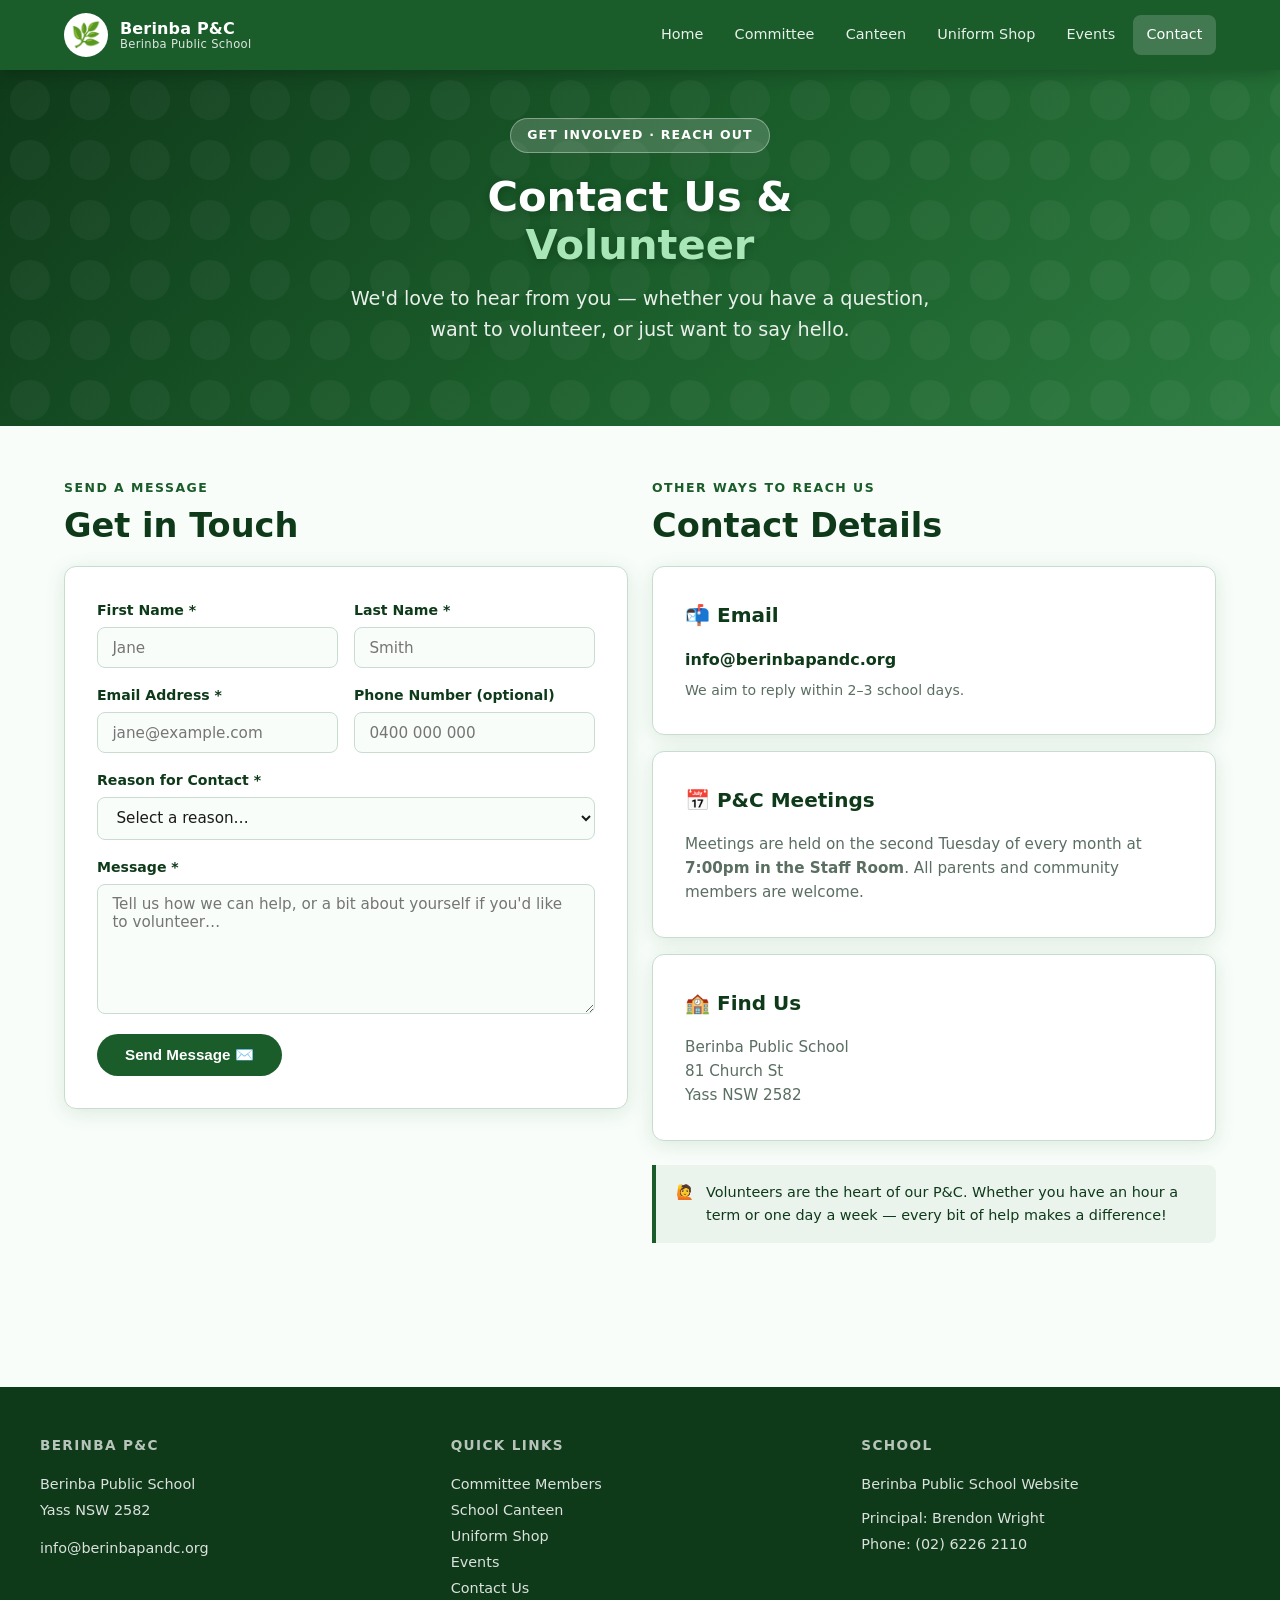
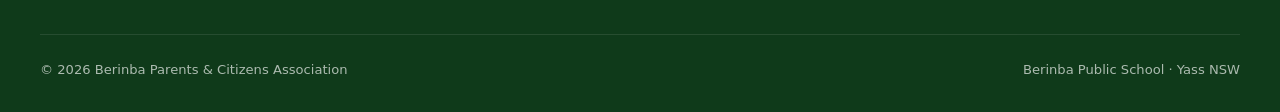
<file: contact.html>
<!DOCTYPE html>
<html lang="en">
<head>
  <meta charset="UTF-8" />
  <meta name="viewport" content="width=device-width, initial-scale=1.0" />
  <title>Contact Us | Berinba P&C Association</title>
  <meta name="description" content="Get in touch with the Berinba P&C Association — contact us or volunteer to get involved with your school community." />
  <link rel="stylesheet" href="styles.css" />
  <style>
    .form-card {
      background: var(--white);
      border: 1px solid var(--border);
      border-radius: var(--radius);
      padding: 2rem;
      box-shadow: var(--shadow);
    }
    .form-grid {
      display: grid;
      grid-template-columns: 1fr 1fr;
      gap: 1rem;
    }
    @media (max-width: 600px) {
      .form-grid { grid-template-columns: 1fr; }
    }
    .form-group {
      display: flex;
      flex-direction: column;
      gap: 0.35rem;
    }
    .form-group.full-width {
      grid-column: 1 / -1;
    }
    .form-group label {
      font-size: 0.88rem;
      font-weight: 600;
      color: var(--green-dark);
    }
    .form-group input,
    .form-group select,
    .form-group textarea {
      padding: 0.65rem 0.9rem;
      border: 1px solid var(--border);
      border-radius: var(--radius-sm);
      font-family: var(--font-main);
      font-size: 0.95rem;
      color: var(--text);
      background: var(--off-white);
      transition: border-color var(--transition), box-shadow var(--transition);
      outline: none;
    }
    .form-group input:focus,
    .form-group select:focus,
    .form-group textarea:focus {
      border-color: var(--green);
      box-shadow: 0 0 0 3px rgba(26, 92, 42, 0.12);
      background: var(--white);
    }
    .form-group textarea {
      resize: vertical;
      min-height: 130px;
    }
    .form-submit {
      margin-top: 1.25rem;
    }
    .checkbox-group {
      display: flex;
      flex-direction: column;
      gap: 0.5rem;
    }
    .checkbox-label {
      display: flex;
      align-items: center;
      gap: 0.6rem;
      font-size: 0.93rem;
      color: var(--text-muted);
      cursor: pointer;
    }
    .checkbox-label input[type="checkbox"] {
      width: 16px;
      height: 16px;
      accent-color: var(--green);
      cursor: pointer;
    }
    .success-banner {
      display: none;
      background: var(--green-pale);
      border: 1px solid var(--green);
      border-radius: var(--radius-sm);
      padding: 1rem 1.25rem;
      color: var(--green-dark);
      font-weight: 600;
      margin-bottom: 1.5rem;
    }
  </style>
</head>
<body>

<!-- ===== NAVIGATION ===== -->
<nav>
  <div class="nav-inner">
    <a href="index.html" class="nav-logo">
      <div class="nav-logo-icon">🌿</div>
      <div class="nav-logo-text">
        <strong>Berinba P&C</strong>
        <span>Berinba Public School</span>
      </div>
    </a>
    <button class="nav-hamburger" onclick="toggleMenu()" aria-label="Menu">
      <span></span><span></span><span></span>
    </button>
    <ul class="nav-links" id="navLinks">
      <li><a href="index.html">Home</a></li>
      <li><a href="committee.html">Committee</a></li>
      <li><a href="canteen.html">Canteen</a></li>
      <li><a href="uniform.html">Uniform Shop</a></li>
      <li><a href="events.html">Events</a></li>
      <li><a href="contact.html" class="active">Contact</a></li>
    </ul>
  </div>
</nav>

<!-- ===== PAGE HEADER ===== -->
<section class="hero" style="padding: 3rem 1.5rem;">
  <div class="hero-badge">Get Involved · Reach Out</div>
  <h1 style="font-size: clamp(1.8rem, 4vw, 2.6rem);">Contact Us &<br><span>Volunteer</span></h1>
  <p>We'd love to hear from you — whether you have a question, want to volunteer, or just want to say hello.</p>
</section>

<!-- ===== MAIN ===== -->
<main>
  <section class="section">
    <div class="info-row">

      <!-- FORM -->
      <div>
        <p class="section-label">Send a Message</p>
        <h2 class="section-title" style="margin-bottom: 1.25rem;">Get in Touch</h2>

        <div id="successBanner" class="success-banner">
          ✅ Thanks! Your message has been sent. We'll be in touch soon.
        </div>

        <!--
          FORMSPREE SETUP INSTRUCTIONS:
          1. Go to https://formspree.io and sign up for a free account
          2. Create a new form and copy your form ID (looks like "xyzabcde")
          3. Replace "YOUR_FORM_ID" in the action below with your actual form ID
          4. Example: action="https://formspree.io/f/xyzabcde"
        -->
        <form class="form-card" action="https://formspree.io/f/mlgopylw" method="POST" id="contactForm">
          <input type="hidden" name="_subject" value="New message from Berinba P&C website" />
          <input type="text" name="_gotcha" style="display:none" />

          <div class="form-grid">
            <div class="form-group">
              <label for="firstName">First Name *</label>
              <input type="text" id="firstName" name="firstName" required placeholder="Jane" />
            </div>
            <div class="form-group">
              <label for="lastName">Last Name *</label>
              <input type="text" id="lastName" name="lastName" required placeholder="Smith" />
            </div>
            <div class="form-group">
              <label for="email">Email Address *</label>
              <input type="email" id="email" name="email" required placeholder="jane@example.com" />
            </div>
            <div class="form-group">
              <label for="phone">Phone Number (optional)</label>
              <input type="tel" id="phone" name="phone" placeholder="0400 000 000" />
            </div>
            <div class="form-group full-width">
              <label for="reason">Reason for Contact *</label>
              <select id="reason" name="reason" required>
                <option value="" disabled selected>Select a reason…</option>
                <option value="volunteer">I'd like to volunteer</option>
                <option value="canteen">Canteen enquiry</option>
                <option value="uniform">Uniform shop enquiry</option>
                <option value="events">Events &amp; fundraising</option>
                <option value="meeting">P&C meeting information</option>
                <option value="general">General enquiry</option>
                <option value="other">Other</option>
              </select>
            </div>

            <!-- Volunteer interests — shown when "volunteer" is selected -->
            <div class="form-group full-width" id="volunteerSection" style="display: none;">
              <label>I'm interested in helping with… (tick all that apply)</label>
              <div class="checkbox-group">
                <label class="checkbox-label">
                  <input type="checkbox" name="volunteer[]" value="canteen" /> Canteen rostering
                </label>
                <label class="checkbox-label">
                  <input type="checkbox" name="volunteer[]" value="uniform" /> Uniform shop
                </label>
                <label class="checkbox-label">
                  <input type="checkbox" name="volunteer[]" value="events" /> Events &amp; stalls
                </label>
                <label class="checkbox-label">
                  <input type="checkbox" name="volunteer[]" value="fundraising" /> Fundraising
                </label>
                <label class="checkbox-label">
                  <input type="checkbox" name="volunteer[]" value="committee" /> Joining the committee
                </label>
                <label class="checkbox-label">
                  <input type="checkbox" name="volunteer[]" value="other" /> Something else (describe below)
                </label>
              </div>
            </div>

            <div class="form-group full-width">
              <label for="message">Message *</label>
              <textarea id="message" name="message" required placeholder="Tell us how we can help, or a bit about yourself if you'd like to volunteer…"></textarea>
            </div>
          </div>

          <div class="form-submit">
            <button type="submit" class="btn btn-green">Send Message ✉️</button>
          </div>
        </form>
      </div>

      <!-- CONTACT INFO SIDEBAR -->
      <div>
        <p class="section-label">Other Ways to Reach Us</p>
        <h2 class="section-title" style="margin-bottom: 1.25rem;">Contact Details</h2>

        <div class="info-block" style="margin-bottom: 1rem;">
          <h2>📬 Email</h2>
          <p style="font-size: 1rem; font-weight: 600; color: var(--green-dark);">info@berinbapandc.org</p>
          <p style="color: var(--text-muted); font-size: 0.88rem; margin-top: 0.4rem;">We aim to reply within 2–3 school days.</p>
        </div>

        <div class="info-block" style="margin-bottom: 1rem;">
          <h2>📅 P&C Meetings</h2>
          <p style="font-size: 0.95rem; color: var(--text-muted);">Meetings are held on the second Tuesday of every month at <strong>7:00pm in the Staff Room</strong>. All parents and community members are welcome.</p>
        </div>

        <div class="info-block" style="margin-bottom: 1rem;">
          <h2>🏫 Find Us</h2>
          <p style="font-size: 0.95rem; color: var(--text-muted);">Berinba Public School<br>81 Church St<br>Yass NSW 2582</p>
        </div>

        <div class="notice">
          <span>🙋</span>
          <span>Volunteers are the heart of our P&C. Whether you have an hour a term or one day a week — every bit of help makes a difference!</span>
        </div>
      </div>

    </div>
  </section>
</main>

<!-- ===== FOOTER ===== -->
<footer>
  <div class="footer-inner">
    <div class="footer-col">
      <h4>Berinba P&C</h4>
      <p>Berinba Public School<br>Yass NSW 2582</p>
      <p style="margin-top: 0.75rem;">info@berinbapandc.org</p>
    </div>
    <div class="footer-col">
      <h4>Quick Links</h4>
      <a href="committee.html">Committee Members</a>
      <a href="canteen.html">School Canteen</a>
      <a href="uniform.html">Uniform Shop</a>
      <a href="events.html">Events</a>
      <a href="contact.html">Contact Us</a>
    </div>
    <div class="footer-col">
      <h4>School</h4>
      <a href="https://berinba-p.schools.nsw.gov.au" target="_blank" rel="noopener">Berinba Public School Website</a>
      <p style="margin-top: 0.5rem;">Principal: Brendon Wright</p>
      <p>Phone: (02) 6226 2110</p>
    </div>
  </div>
  <div class="footer-bottom">
    <span>© 2026 Berinba Parents & Citizens Association</span>
    <span>Berinba Public School · Yass NSW</span>
  </div>
</footer>

<script>
function toggleMenu() {
  document.getElementById('navLinks').classList.toggle('open');
}

document.addEventListener('click', function(e) {
  const nav = document.getElementById('navLinks');
  const btn = document.querySelector('.nav-hamburger');
  if (!nav.contains(e.target) && !btn.contains(e.target)) {
    nav.classList.remove('open');
  }
});

// Show/hide volunteer checkboxes based on dropdown selection
document.getElementById('reason').addEventListener('change', function() {
  const volunteerSection = document.getElementById('volunteerSection');
  volunteerSection.style.display = this.value === 'volunteer' ? 'block' : 'none';
});

// Handle successful Formspree submission
const form = document.getElementById('contactForm');
form.addEventListener('submit', async function(e) {
  e.preventDefault();
  const data = new FormData(form);
  const response = await fetch(form.action, {
    method: 'POST',
    body: data,
    headers: { 'Accept': 'application/json' }
  });
  if (response.ok) {
    form.reset();
    document.getElementById('volunteerSection').style.display = 'none';
    document.getElementById('successBanner').style.display = 'block';
    window.scrollTo({ top: document.getElementById('successBanner').offsetTop - 100, behavior: 'smooth' });
  } else {
    alert('Something went wrong. Please email us directly at info@berinbapandc.org');
  }
});
</script>
</body>
</html>
</file>
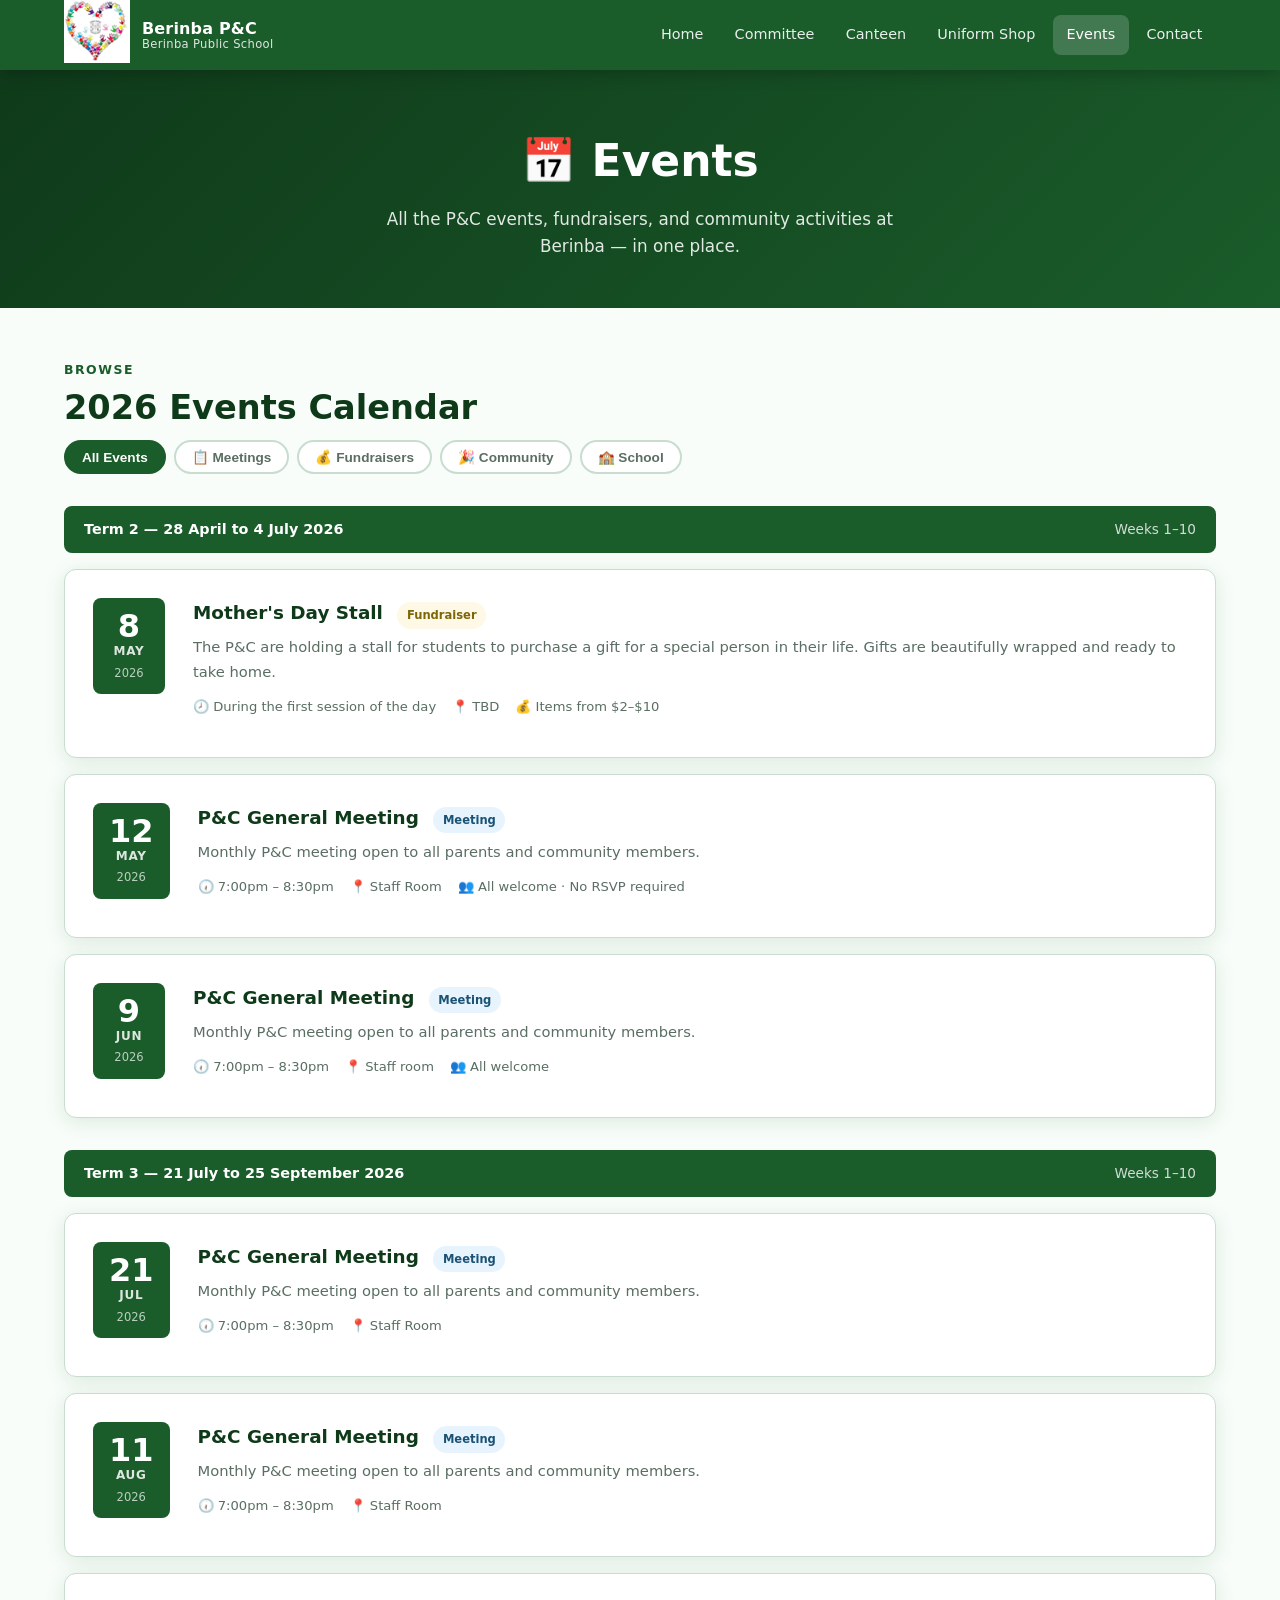
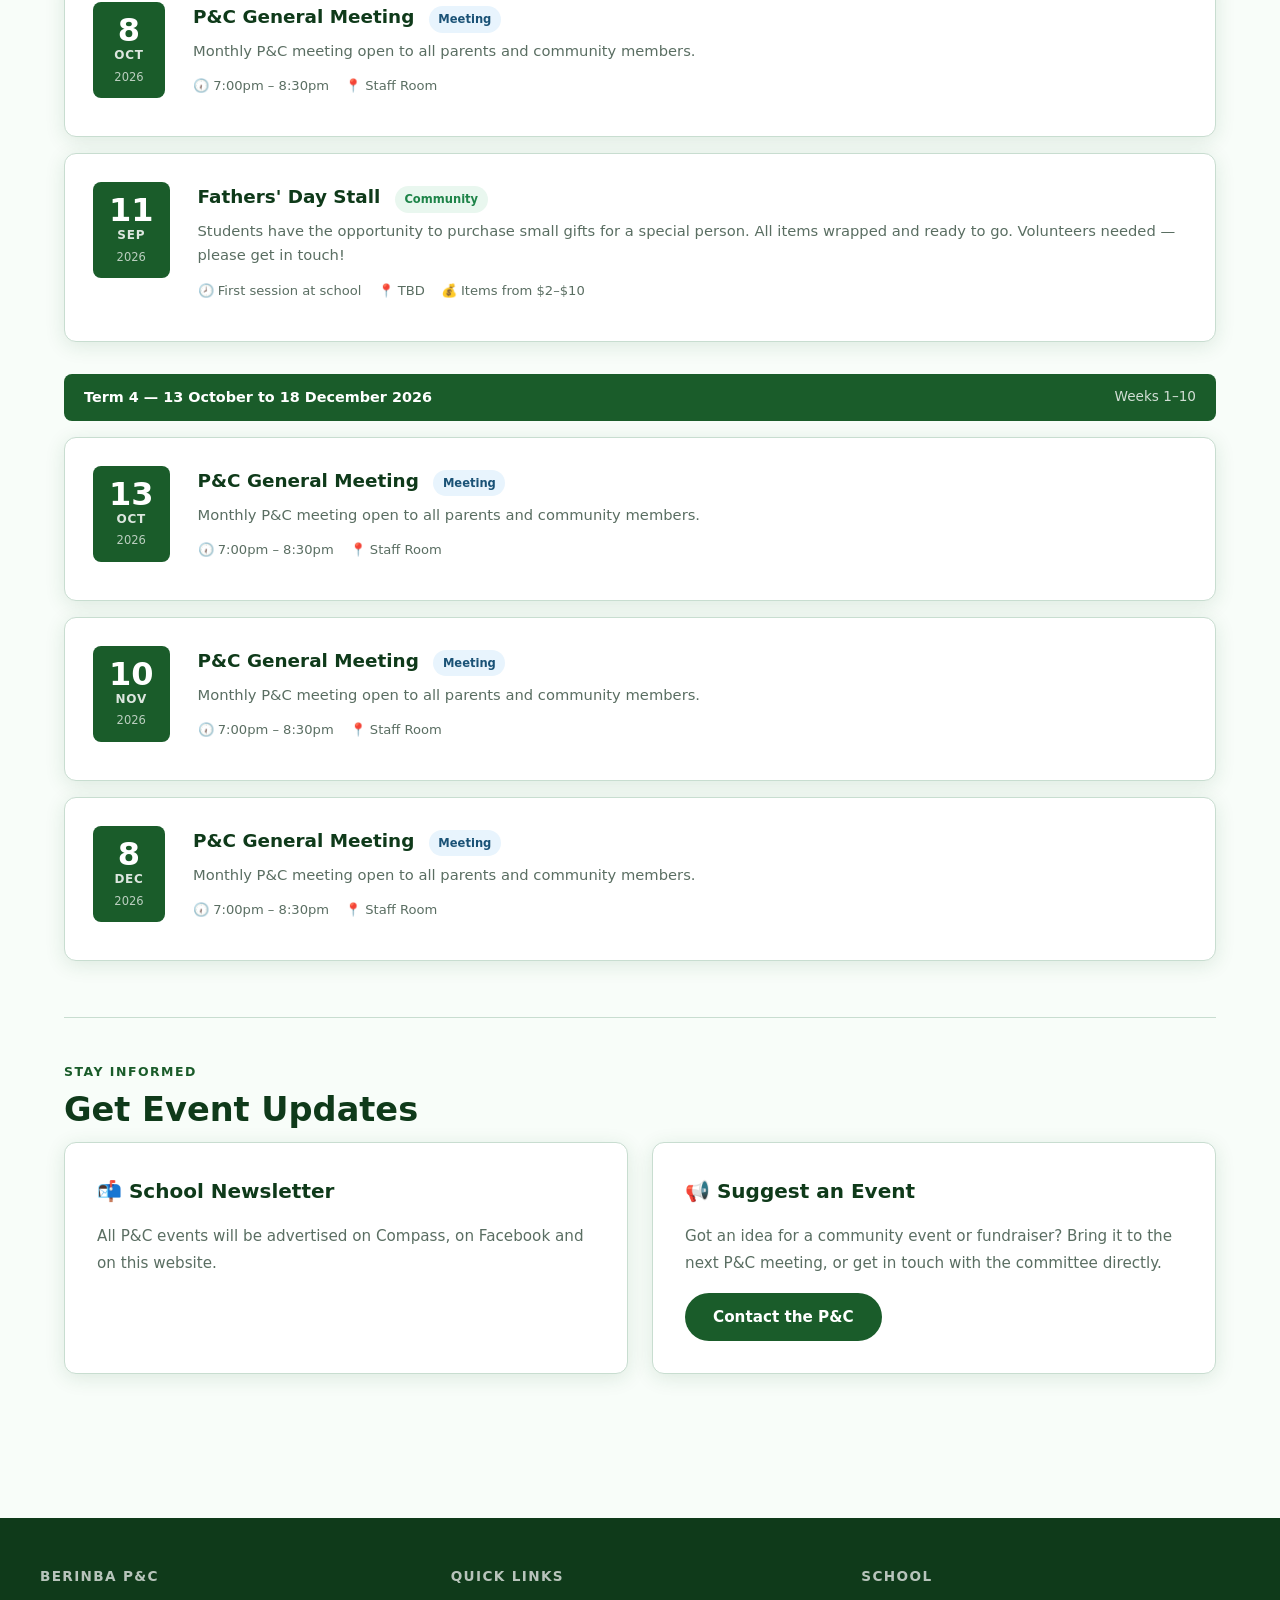
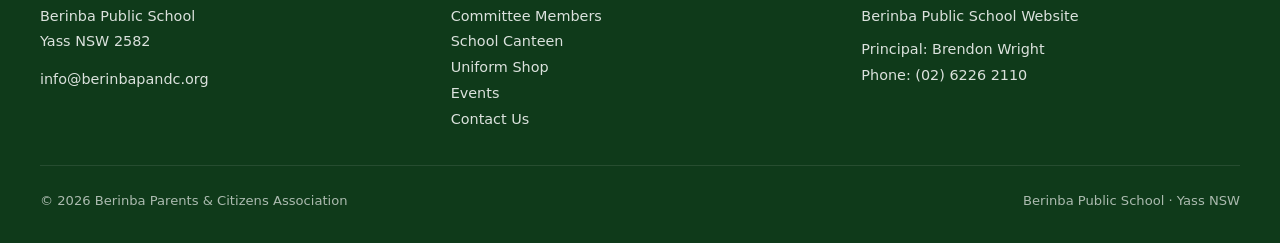
<file: events.html>
<!DOCTYPE html>
<html lang="en">
<head>
  <meta charset="UTF-8" />
  <meta name="viewport" content="width=device-width, initial-scale=1.0" />
  <title>Events | Berinba P&C Association</title>
  <meta name="description" content="Upcoming events, fundraisers, and community activities at Berinba Public School." />
  <link rel="stylesheet" href="styles.css" />
  <style>
    .filter-bar {
      display: flex;
      flex-wrap: wrap;
      gap: 0.5rem;
      margin-bottom: 2rem;
    }
    .filter-btn {
      padding: 0.45rem 1rem;
      border-radius: 100px;
      border: 2px solid var(--border);
      background: var(--white);
      color: var(--text-muted);
      font-size: 0.85rem;
      font-weight: 600;
      cursor: pointer;
      transition: all var(--transition);
    }
    .filter-btn:hover,
    .filter-btn.active {
      border-color: var(--green);
      background: var(--green);
      color: var(--white);
    }
    .event-card-full {
      background: var(--white);
      border-radius: var(--radius);
      box-shadow: var(--shadow);
      padding: 1.75rem;
      display: flex;
      gap: 1.75rem;
      align-items: flex-start;
      border: 1px solid var(--border);
      transition: transform var(--transition), box-shadow var(--transition);
      margin-bottom: 1rem;
    }
    .event-card-full:hover {
      transform: translateY(-2px);
      box-shadow: var(--shadow-hover);
    }
    .event-date-box-lg {
      background: var(--green);
      color: var(--white);
      border-radius: var(--radius-sm);
      padding: 0.75rem 1rem;
      text-align: center;
      min-width: 72px;
      flex-shrink: 0;
    }
    .event-date-box-lg .day {
      display: block;
      font-size: 2rem;
      font-weight: 800;
      line-height: 1;
    }
    .event-date-box-lg .month {
      display: block;
      font-size: 0.75rem;
      font-weight: 600;
      letter-spacing: 0.06em;
      text-transform: uppercase;
      opacity: 0.85;
    }
    .event-date-box-lg .year {
      display: block;
      font-size: 0.72rem;
      opacity: 0.7;
      margin-top: 0.15rem;
    }
    .event-details { flex: 1; min-width: 0; }
    .event-details h3 {
      font-size: 1.15rem;
      font-weight: 700;
      color: var(--green-dark);
      margin-bottom: 0.4rem;
    }
    .event-details p {
      font-size: 0.92rem;
      color: var(--text-muted);
      line-height: 1.65;
      margin-bottom: 0.75rem;
    }
    .event-meta-row {
      display: flex;
      flex-wrap: wrap;
      gap: 1rem;
      font-size: 0.82rem;
      color: var(--text-muted);
      margin-bottom: 0.75rem;
    }
    .event-meta-row span { display: flex; align-items: center; gap: 0.3rem; }
    .tag-meeting { background: #e8f4fd; color: #1a5276; }
    .tag-fundraiser { background: #fef9e7; color: #7d6608; }
    .tag-community { background: #e9f7ef; color: #1e8449; }
    .tag-school { background: #f5eef8; color: #6c3483; }
    .past-event { opacity: 0.6; }
    .past-event .event-date-box-lg { background: var(--text-muted); }
    .term-header {
      background: var(--green);
      color: var(--white);
      border-radius: var(--radius-sm);
      padding: 0.75rem 1.25rem;
      font-size: 0.9rem;
      font-weight: 700;
      margin: 2rem 0 1rem;
      display: flex;
      align-items: center;
      justify-content: space-between;
    }
    .term-header span { opacity: 0.8; font-weight: 400; font-size: 0.85rem; }
    @media (max-width: 500px) {
      .event-card-full { flex-direction: column; gap: 1rem; }
      .event-date-box-lg { display: flex; gap: 0.75rem; align-items: center; padding: 0.75rem 1rem; }
      .event-date-box-lg .day { font-size: 1.5rem; }
    }
  </style>
</head>
<body>

<nav>
  <div class="nav-inner">
    <a href="index.html" class="nav-logo">
      <div class="nav-logo-item"><img src="photos/pandclogo.png"></div>
      <div class="nav-logo-text">
        <strong>Berinba P&C</strong>
        <span>Berinba Public School</span>
      </div>
    </a>
    <button class="nav-hamburger" onclick="toggleMenu()" aria-label="Menu">
      <span></span><span></span><span></span>
    </button>
    <ul class="nav-links" id="navLinks">
      <li><a href="index.html">Home</a></li>
      <li><a href="committee.html">Committee</a></li>
      <li><a href="canteen.html">Canteen</a></li>
      <li><a href="uniform.html">Uniform Shop</a></li>
      <li><a href="events.html" class="active">Events</a></li>
      <li><a href="contact.html">Contact</a></li>
    </ul>
  </div>
</nav>

<div class="page-hero">
  <h1>📅 Events</h1>
  <p>All the P&C events, fundraisers, and community activities at Berinba — in one place.</p>
</div>

<main>

  <!-- Filters -->
  <section class="section">
    <p class="section-label">Browse</p>
    <h2 class="section-title">2026 Events Calendar</h2>

    <div class="filter-bar">
      <button class="filter-btn active" onclick="filterEvents('all', this)">All Events</button>
      <button class="filter-btn" onclick="filterEvents('meeting', this)">📋 Meetings</button>
      <button class="filter-btn" onclick="filterEvents('fundraiser', this)">💰 Fundraisers</button>
      <button class="filter-btn" onclick="filterEvents('community', this)">🎉 Community</button>
      <button class="filter-btn" onclick="filterEvents('school', this)">🏫 School</button>
    </div>

    <!-- Term 2 -->
    <div class="term-header">
      Term 2 — 28 April to 4 July 2026
      <span>Weeks 1–10</span>
    </div>

    <div id="events-list">

            <div class="event-card-full" data-category="fundraiser">
        <div class="event-date-box-lg">
          <span class="day">8</span>
          <span class="month">May</span>
          <span class="year">2026</span>
        </div>
        <div class="event-details">
          <h3>Mother's Day Stall <span class="event-tag tag-fundraiser">Fundraiser</span></h3>
          <p>The P&C are holding a stall for students to purchase a gift for a special person in their life. Gifts are beautifully wrapped and ready to take home.</p>
          <div class="event-meta-row">
            <span>🕗 During the first session of the day</span>
            <span>📍 TBD</span>
            <span>💰 Items from $2–$10</span>
          </div>
        </div>
      </div>

      <div class="event-card-full" data-category="meeting">
        <div class="event-date-box-lg">
          <span class="day">12</span>
          <span class="month">May</span>
          <span class="year">2026</span>
        </div>
        <div class="event-details">
          <h3>P&C General Meeting <span class="event-tag tag-meeting">Meeting</span></h3>
          <p>Monthly P&C meeting open to all parents and community members.</p>
          <div class="event-meta-row">
            <span>🕡 7:00pm – 8:30pm</span>
            <span>📍 Staff Room</span>
            <span>👥 All welcome · No RSVP required</span>
          </div>
        </div>
      </div>


      <div class="event-card-full" data-category="school">
        <div class="event-date-box-lg">
          <span class="day">9</span>
          <span class="month">Jun</span>
          <span class="year">2026</span>
        </div>
        <div class="event-details">
          <h3>P&C General Meeting <span class="event-tag tag-meeting">Meeting</span></h3>
          <p>Monthly P&C meeting open to all parents and community members.</p>
          <div class="event-meta-row">
            <span>🕡 7:00pm – 8:30pm</span>
            <span>📍 Staff room</span>
            <span>👥 All welcome</span>
          </div>
        </div>
      </div>


      <!-- Term 3 -->
      <div class="term-header">
        Term 3 — 21 July to 25 September 2026
        <span>Weeks 1–10</span>
      </div>

      <div class="event-card-full" data-category="meeting">
        <div class="event-date-box-lg">
          <span class="day">21</span>
          <span class="month">Jul</span>
          <span class="year">2026</span>
        </div>
        <div class="event-details">
          <h3>P&C General Meeting <span class="event-tag tag-meeting">Meeting</span></h3>
          <p>Monthly P&C meeting open to all parents and community members.</p>
          <div class="event-meta-row">
            <span>🕡 7:00pm – 8:30pm</span>
            <span>📍 Staff Room</span>
          </div>
        </div>
      </div>


      <div class="event-card-full" data-category="meeting">
        <div class="event-date-box-lg">
          <span class="day">11</span>
          <span class="month">Aug</span>
          <span class="year">2026</span>
        </div>
        <div class="event-details">
          <h3>P&C General Meeting <span class="event-tag tag-meeting">Meeting</span></h3>
          <p>Monthly P&C meeting open to all parents and community members.</p>
          <div class="event-meta-row">
            <span>🕡 7:00pm – 8:30pm</span>
            <span>📍 Staff Room</span>
          </div>
        </div>
      </div>

      <div class="event-card-full" data-category="meeting">
        <div class="event-date-box-lg">
          <span class="day">8</span>
          <span class="month">Oct</span>
          <span class="year">2026</span>
        </div>
        <div class="event-details">
          <h3>P&C General Meeting <span class="event-tag tag-meeting">Meeting</span></h3>
          <p>Monthly P&C meeting open to all parents and community members.</p>
          <div class="event-meta-row">
            <span>🕡 7:00pm – 8:30pm</span>
            <span>📍 Staff Room</span>
          </div>
        </div>
      </div>
          
      <div class="event-card-full" data-category="community">
        <div class="event-date-box-lg">
          <span class="day">11</span>
          <span class="month">Sep</span>
          <span class="year">2026</span>
        </div>
        <div class="event-details">
          <h3>Fathers' Day Stall <span class="event-tag tag-community">Community</span></h3>
          <p>Students have the opportunity to purchase small gifts for a special person. All items wrapped and ready to go. Volunteers needed — please get in touch!</p>
          <div class="event-meta-row">
            <span>🕗 First session at school</span>
            <span>📍 TBD</span>
            <span>💰 Items from $2–$10</span>
          </div>
        </div>
      </div>

      <!-- Term 4 -->
      <div class="term-header">
        Term 4 — 13 October to 18 December 2026
        <span>Weeks 1–10</span>
      </div>

      <div class="event-card-full" data-category="meeting">
        <div class="event-date-box-lg">
          <span class="day">13</span>
          <span class="month">Oct</span>
          <span class="year">2026</span>
        </div>
        <div class="event-details">
          <h3>P&C General Meeting <span class="event-tag tag-meeting">Meeting</span></h3>
          <p>Monthly P&C meeting open to all parents and community members.</p>
          <div class="event-meta-row">
            <span>🕡 7:00pm – 8:30pm</span>
            <span>📍 Staff Room</span>
          </div>
        </div>
      </div>

      <div class="event-card-full" data-category="meeting">
        <div class="event-date-box-lg">
          <span class="day">10</span>
          <span class="month">Nov</span>
          <span class="year">2026</span>
        </div>
        <div class="event-details">
          <h3>P&C General Meeting <span class="event-tag tag-meeting">Meeting</span></h3>
          <p>Monthly P&C meeting open to all parents and community members.</p>
          <div class="event-meta-row">
            <span>🕡 7:00pm – 8:30pm</span>
            <span>📍 Staff Room</span>
          </div>
        </div>
      </div>
        
      <div class="event-card-full" data-category="meeting">
        <div class="event-date-box-lg">
          <span class="day">8</span>
          <span class="month">Dec</span>
          <span class="year">2026</span>
        </div>
        <div class="event-details">
          <h3>P&C General Meeting <span class="event-tag tag-meeting">Meeting</span></h3>
          <p>Monthly P&C meeting open to all parents and community members.</p>
          <div class="event-meta-row">
            <span>🕡 7:00pm – 8:30pm</span>
            <span>📍 Staff Room</span>
          </div>
        </div>
      </div>
    </div><!-- end events-list -->
  </section>

  <div class="divider"></div>

  <!-- Submit an event -->
  <section class="section">
    <p class="section-label">Stay Informed</p>
    <h2 class="section-title">Get Event Updates</h2>
    <div class="info-row">
      <div class="info-block">
        <h2>📬 School Newsletter</h2>
        <p style="color: var(--text-muted); font-size: 0.95rem; line-height: 1.75;">
          All P&C events will be advertised on Compass, on Facebook and on this website.
        </p>
      </div>
      <div class="info-block">
        <h2>📢 Suggest an Event</h2>
        <p style="color: var(--text-muted); font-size: 0.95rem; line-height: 1.75; margin-bottom: 1rem;">
          Got an idea for a community event or fundraiser? Bring it to the next P&C meeting, or get in touch with the committee directly.
        </p>
        <a href="mailto:info@berinbpandc.org?subject=Event Suggestion" class="btn btn-green">Contact the P&C</a>
      </div>
    </div>
  </section>

</main>

<footer>
  <div class="footer-inner">
    <div class="footer-col">
      <h4>Berinba P&C</h4>
      <p>Berinba Public School<br>Yass NSW 2582</p>
      <p style="margin-top: 0.75rem;">info@berinbapandc.org</p>
    </div>
    <div class="footer-col">
      <h4>Quick Links</h4>
      <a href="committee.html">Committee Members</a>
      <a href="canteen.html">School Canteen</a>
      <a href="uniform.html">Uniform Shop</a>
      <a href="events.html">Events</a>
      <a href="contact.html">Contact Us</a>
    </div>
    <div class="footer-col">
      <h4>School</h4>
      <a href="https://berinba-p.schools.nsw.gov.au" target="_blank" rel="noopener">Berinba Public School Website</a>
      <p style="margin-top: 0.5rem;">Principal: Brendon Wright</p>
      <p>Phone: (02) 6226 2110</p>
    </div>
  </div>
  <div class="footer-bottom">
    <span>© 2026 Berinba Parents & Citizens Association</span>
    <span>Berinba Public School · Yass NSW</span>
  </div>
</footer>

<script>
function toggleMenu() {
  document.getElementById('navLinks').classList.toggle('open');
}
document.addEventListener('click', function(e) {
  const nav = document.getElementById('navLinks');
  const btn = document.querySelector('.nav-hamburger');
  if (!nav.contains(e.target) && !btn.contains(e.target)) nav.classList.remove('open');
});

function filterEvents(category, btn) {
  // Update buttons
  document.querySelectorAll('.filter-btn').forEach(b => b.classList.remove('active'));
  btn.classList.add('active');

  // Filter cards
  const cards = document.querySelectorAll('[data-category]');
  cards.forEach(card => {
    if (category === 'all' || card.dataset.category === category) {
      card.style.display = '';
    } else {
      card.style.display = 'none';
    }
  });
}
</script>
</body>
</html>
</file>
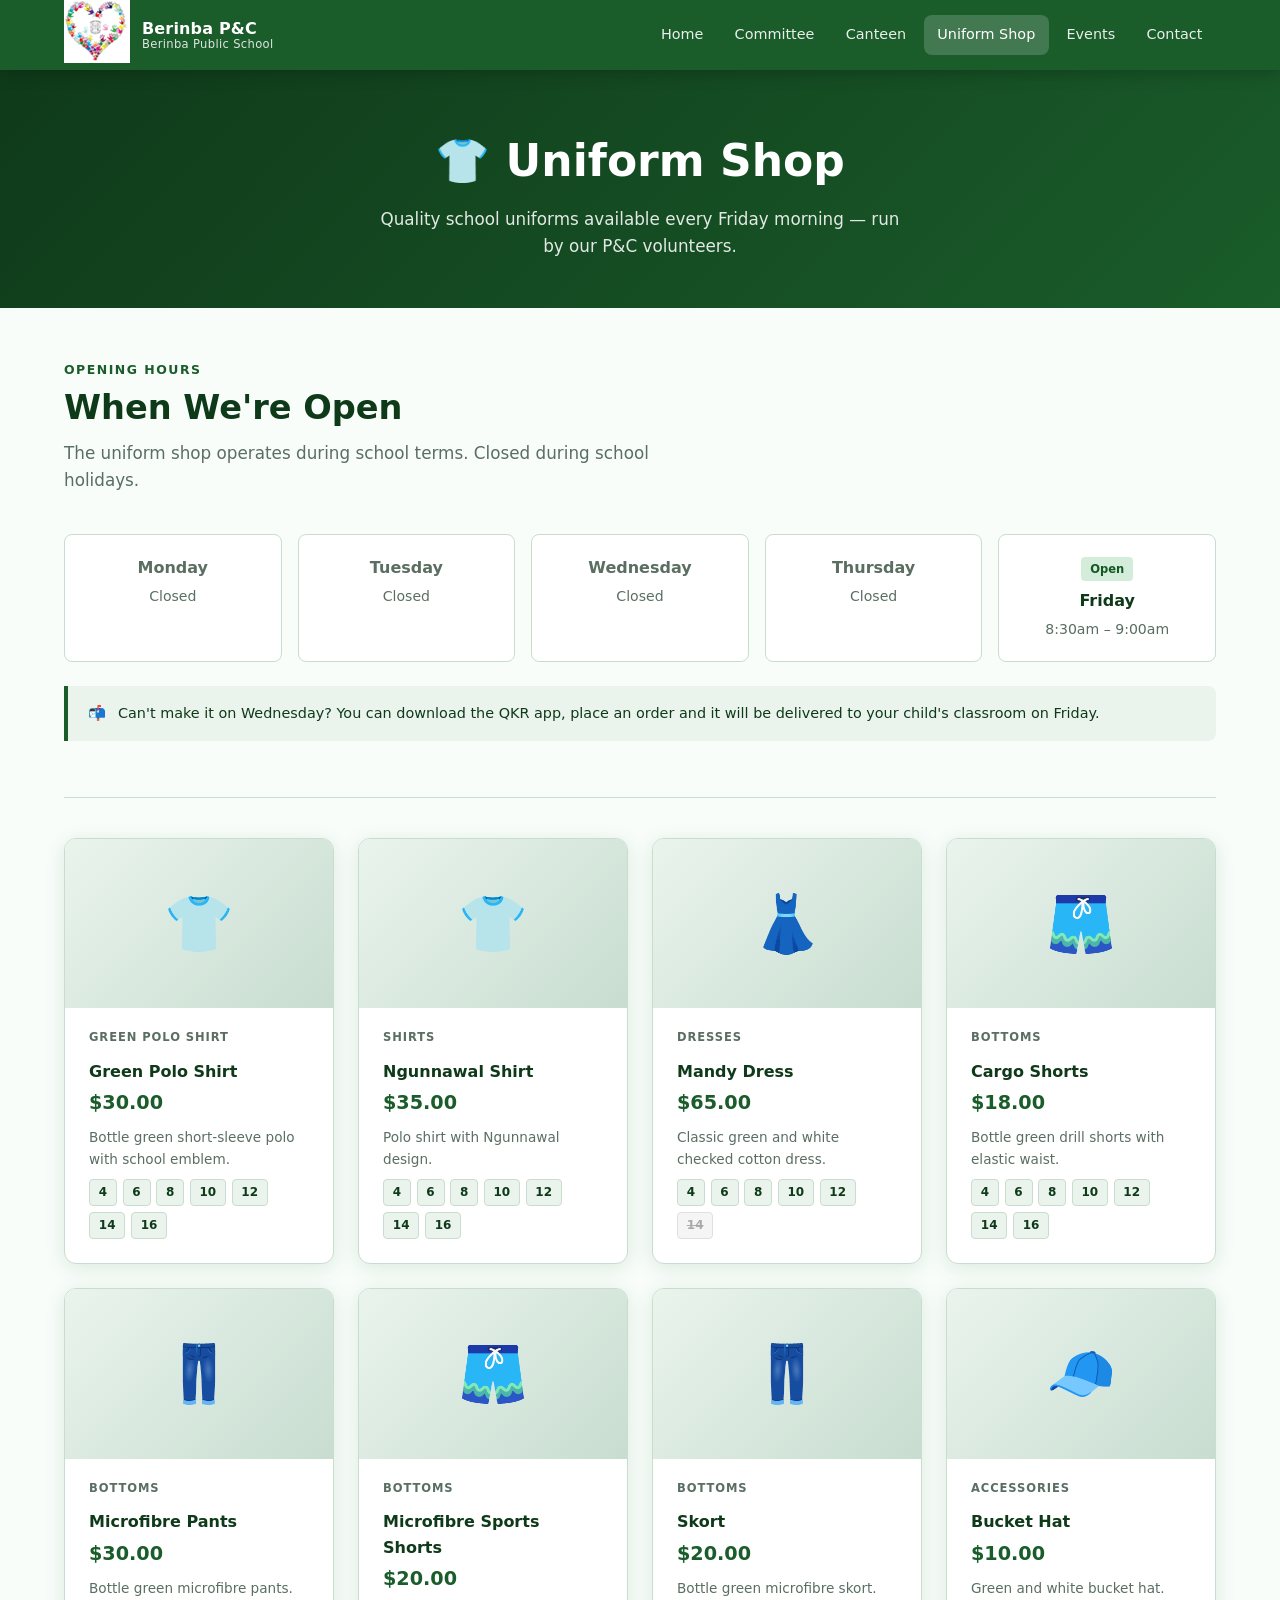
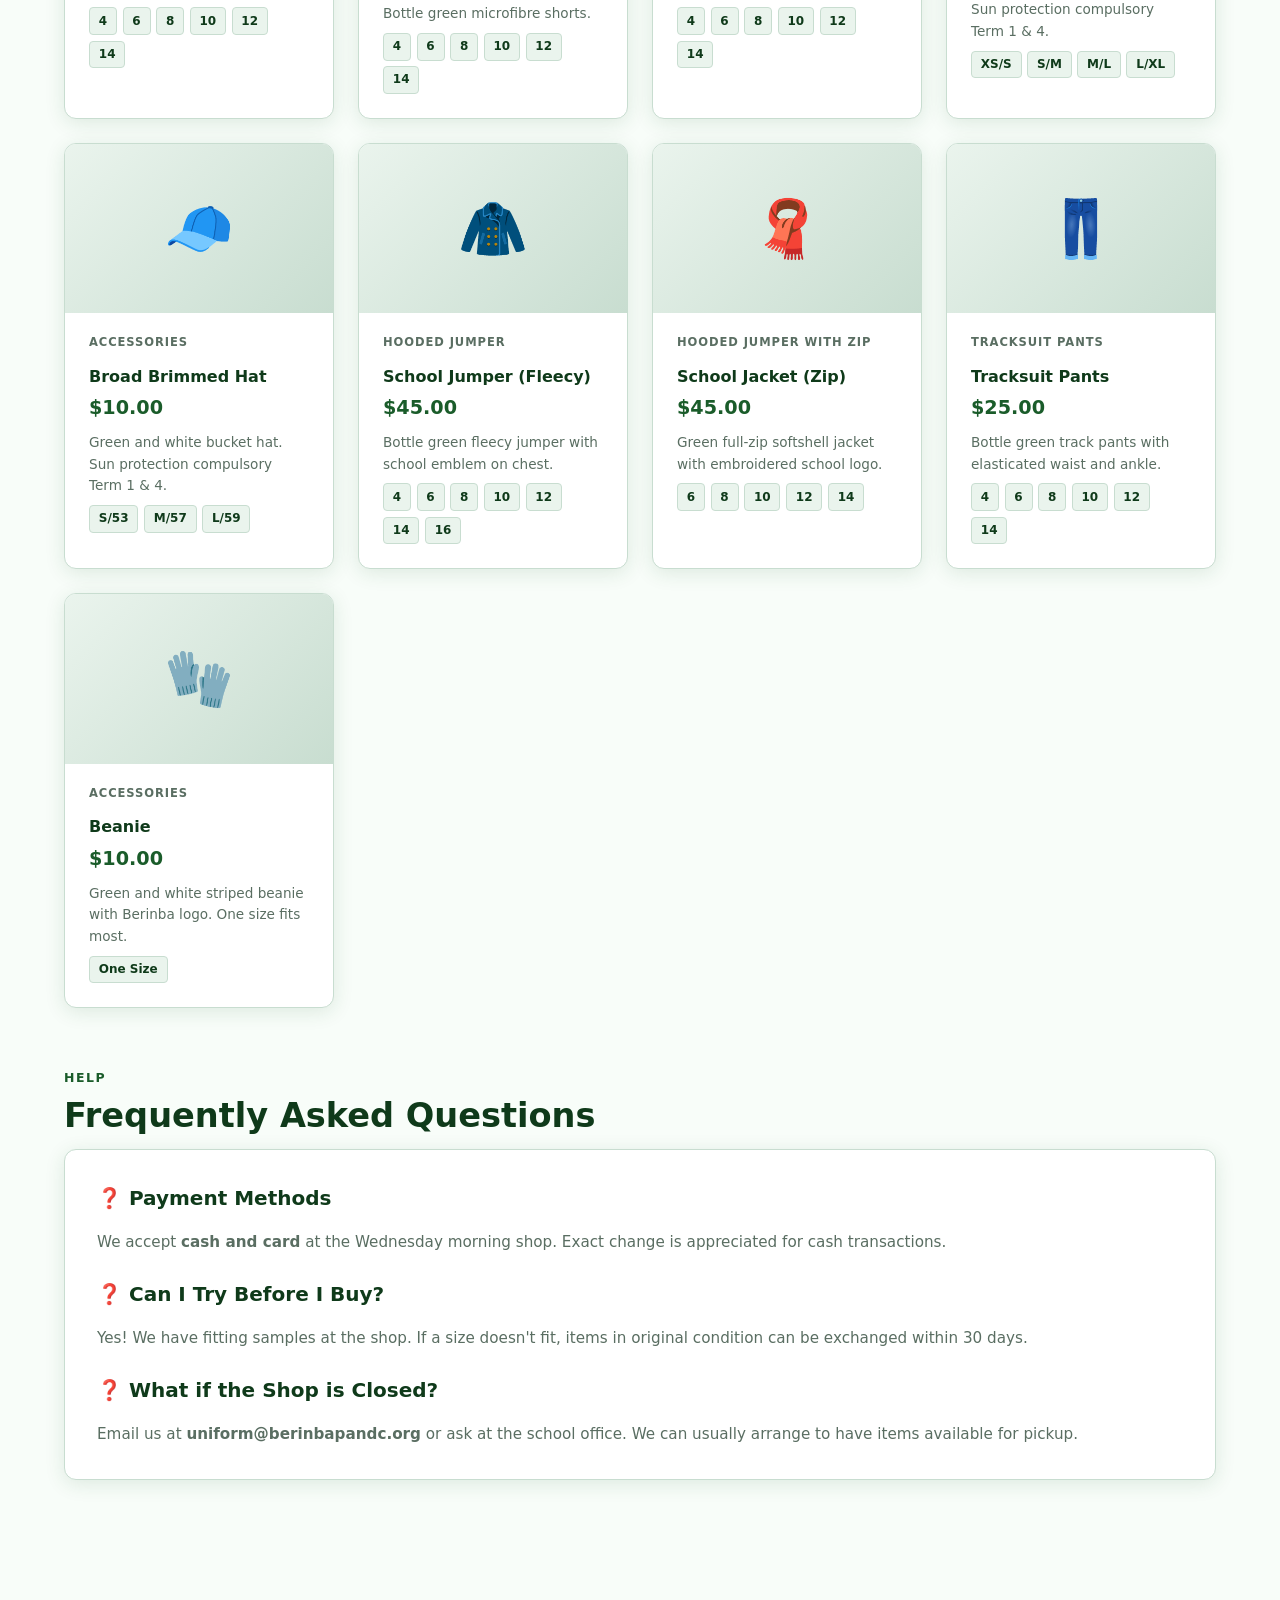
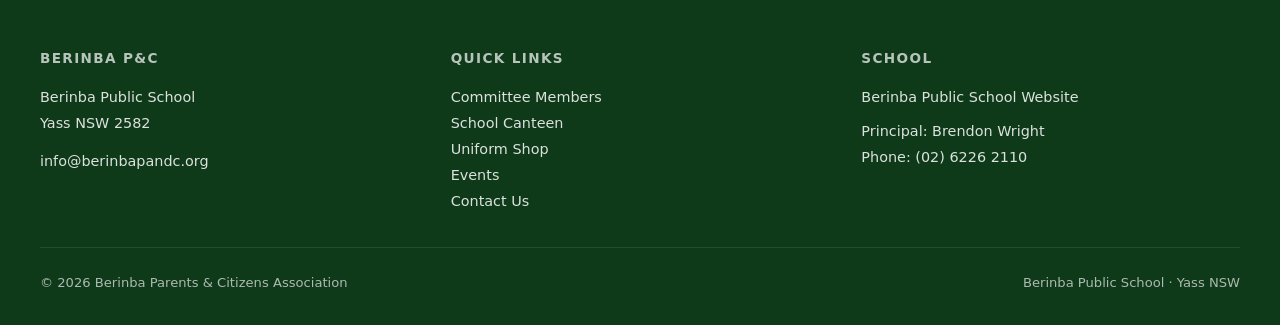
<file: uniform.html>
<!DOCTYPE html>
<html lang="en">
<head>
  <meta charset="UTF-8" />
  <meta name="viewport" content="width=device-width, initial-scale=1.0" />
  <title>Uniform Shop | Berinba P&C Association</title>
  <meta name="description" content="Berinba Public School uniform shop — available items, sizes, prices and opening hours." />
  <link rel="stylesheet" href="styles.css" />
  <style>
    .item-card {
      background: var(--white);
      border-radius: var(--radius);
      box-shadow: var(--shadow);
      border: 1px solid var(--border);
      overflow: hidden;
      transition: transform var(--transition), box-shadow var(--transition);
    }
    .item-card:hover {
      transform: translateY(-4px);
      box-shadow: var(--shadow-hover);
    }
    .item-card-header {
      background: linear-gradient(135deg, var(--green-pale), var(--border));
      padding: 2.5rem 1.5rem;
      text-align: center;
      font-size: 3.5rem;
    }
    .item-card-body { padding: 1.25rem 1.5rem 1.5rem; }
    .item-card-body h3 {
      font-size: 1rem;
      font-weight: 700;
      color: var(--green-dark);
      margin-bottom: 0.25rem;
    }
    .item-category {
      font-size: 0.72rem;
      font-weight: 600;
      letter-spacing: 0.08em;
      text-transform: uppercase;
      color: var(--text-muted);
      margin-bottom: 0.75rem;
    }
    .item-price {
      font-size: 1.2rem;
      font-weight: 800;
      color: var(--green);
      margin-bottom: 0.5rem;
    }
    .size-tags { display: flex; flex-wrap: wrap; gap: 0.35rem; margin-top: 0.5rem; }
    .size-tag {
      display: inline-block;
      background: var(--green-pale);
      color: var(--green-dark);
      font-size: 0.75rem;
      font-weight: 600;
      padding: 0.2rem 0.55rem;
      border-radius: 4px;
      border: 1px solid var(--border);
    }
    .size-tag.out {
      background: #f5f5f5;
      color: #aaa;
      border-color: #e0e0e0;
      text-decoration: line-through;
    }
    .open-times {
      display: grid;
      grid-template-columns: repeat(auto-fit, minmax(160px, 1fr));
      gap: 1rem;
    }
    .open-time-block {
      background: var(--white);
      border-radius: var(--radius-sm);
      border: 1px solid var(--border);
      padding: 1.25rem;
      text-align: center;
    }
    .open-time-block .day {
      font-weight: 700;
      color: var(--green-dark);
      font-size: 1rem;
      margin-bottom: 0.3rem;
    }
    .open-time-block .time {
      font-size: 0.88rem;
      color: var(--text-muted);
    }
    .open-time-block.closed .day { color: var(--text-muted); }
    .open-badge {
      display: inline-block;
      background: #d4edda;
      color: #155724;
      font-size: 0.72rem;
      font-weight: 700;
      padding: 0.2rem 0.55rem;
      border-radius: 4px;
      margin-bottom: 0.4rem;
    }
    .steps { list-style: none; counter-reset: steps; }
    .steps li {
      counter-increment: steps;
      display: flex;
      gap: 1rem;
      margin-bottom: 1rem;
      align-items: flex-start;
    }
    .steps li::before {
      content: counter(steps);
      display: flex;
      align-items: center;
      justify-content: center;
      min-width: 32px;
      height: 32px;
      background: var(--green);
      color: var(--white);
      border-radius: 50%;
      font-weight: 700;
      font-size: 0.85rem;
      flex-shrink: 0;
      margin-top: 0.1rem;
    }
    .steps li span { font-size: 0.95rem; color: var(--text-muted); line-height: 1.6; }
  </style>
</head>
<body>

<nav>
  <div class="nav-inner">
    <a href="index.html" class="nav-logo">
      <div class="nav-logo-item"><img src="photos/pandclogo.png"></div>
      <div class="nav-logo-text">
        <strong>Berinba P&C</strong>
        <span>Berinba Public School</span>
      </div>
    </a>
    <button class="nav-hamburger" onclick="toggleMenu()" aria-label="Menu">
      <span></span><span></span><span></span>
    </button>
    <ul class="nav-links" id="navLinks">
      <li><a href="index.html">Home</a></li>
      <li><a href="committee.html">Committee</a></li>
      <li><a href="canteen.html">Canteen</a></li>
      <li><a href="uniform.html" class="active">Uniform Shop</a></li>
      <li><a href="events.html">Events</a></li>
      <li><a href="contact.html">Contact</a></li>
    </ul>
  </div>
</nav>

<div class="page-hero">
  <h1>👕 Uniform Shop</h1>
  <p>Quality school uniforms available every Friday morning — run by our P&C volunteers.</p>
</div>

<main>

  <!-- Opening Hours -->
  <section class="section">
    <p class="section-label">Opening Hours</p>
    <h2 class="section-title">When We're Open</h2>
    <p class="section-intro">The uniform shop operates during school terms. Closed during school holidays.</p>

    <div class="open-times">
      <div class="open-time-block closed"><div class="day">Monday</div><div class="time">Closed</div></div>
      <div class="open-time-block closed"><div class="day">Tuesday</div><div class="time">Closed</div></div>
      <div class="open-time-block closed"><div class="day">Wednesday</div><div class="time">Closed</div></div>
      <div class="open-time-block closed"><div class="day">Thursday</div><div class="time">Closed</div></div>
      <div class="open-time-block">
        <div class="open-badge">Open</div>
        <div class="day">Friday</div>
        <div class="time">8:30am – 9:00am</div>
      </div>
      
    </div>

    <div class="notice" style="margin-top: 1.5rem;">
      <span>📬</span>
      <span>Can't make it on Wednesday? You can download the QKR app, place an order and it will be delivered to your child's classroom on Friday.</span>
    </div>
  </section>

  <div class="divider"></div>

  <section class="section">
    <div class="card-grid">
      <div class="item-card">
        <div class="item-card-header">👕</div>
        <div class="item-card-body">
          <div class="item-category">Green Polo Shirt</div>
          <h3>Green Polo Shirt</h3>
          <div class="item-price">$30.00</div>
          <p style="font-size: 0.85rem; color: var(--text-muted); margin-bottom: 0.5rem;">Bottle green short-sleeve polo with school emblem.</p>
          <div class="size-tags">
            <span class="size-tag">4</span>
            <span class="size-tag">6</span>
            <span class="size-tag">8</span>
            <span class="size-tag">10</span>
            <span class="size-tag">12</span>
            <span class="size-tag">14</span>
            <span class="size-tag">16</span>
          </div>
        </div>
      </div>

      <div class="item-card">
        <div class="item-card-header">👕</div>
        <div class="item-card-body">
          <div class="item-category">Shirts</div>
          <h3>Ngunnawal Shirt</h3>
          <div class="item-price">$35.00</div>
          <p style="font-size: 0.85rem; color: var(--text-muted); margin-bottom: 0.5rem;">Polo shirt with Ngunnawal design.</p>
          <div class="size-tags">
            <span class="size-tag">4</span>
            <span class="size-tag">6</span>
            <span class="size-tag">8</span>
            <span class="size-tag">10</span>
            <span class="size-tag">12</span>
            <span class="size-tag">14</span>
            <span class="size-tag">16</span>
          </div>
        </div>
      </div>

      <div class="item-card">
        <div class="item-card-header">👗</div>
        <div class="item-card-body">
          <div class="item-category">Dresses</div>
          <h3>Mandy Dress</h3>
          <div class="item-price">$65.00</div>
          <p style="font-size: 0.85rem; color: var(--text-muted); margin-bottom: 0.5rem;">Classic green and white checked cotton dress.</p>
          <div class="size-tags">
            <span class="size-tag">4</span>
            <span class="size-tag">6</span>
            <span class="size-tag">8</span>
            <span class="size-tag">10</span>
            <span class="size-tag">12</span>
            <span class="size-tag out">14</span>
          </div>
        </div>
      </div>

      <div class="item-card">
        <div class="item-card-header">🩳</div>
        <div class="item-card-body">
          <div class="item-category">Bottoms</div>
          <h3>Cargo Shorts</h3>
          <div class="item-price">$18.00</div>
          <p style="font-size: 0.85rem; color: var(--text-muted); margin-bottom: 0.5rem;">Bottle green drill shorts with elastic waist.</p>
          <div class="size-tags">
            <span class="size-tag">4</span>
            <span class="size-tag">6</span>
            <span class="size-tag">8</span>
            <span class="size-tag">10</span>
            <span class="size-tag">12</span>
            <span class="size-tag">14</span>
            <span class="size-tag">16</span>
          </div>
        </div>
      </div>

      <div class="item-card">
        <div class="item-card-header">👖</div>
        <div class="item-card-body">
          <div class="item-category">Bottoms</div>
          <h3>Microfibre Pants</h3>
          <div class="item-price">$30.00</div>
          <p style="font-size: 0.85rem; color: var(--text-muted); margin-bottom: 0.5rem;">Bottle green microfibre pants.</p>
          <div class="size-tags">
            <span class="size-tag">4</span>
            <span class="size-tag">6</span>
            <span class="size-tag">8</span>
            <span class="size-tag">10</span>
            <span class="size-tag">12</span>
            <span class="size-tag">14</span>
          </div>
        </div>
      </div>

      <div class="item-card">
        <div class="item-card-header">🩳</div>
        <div class="item-card-body">
          <div class="item-category">Bottoms</div>
          <h3>Microfibre Sports Shorts</h3>
          <div class="item-price">$20.00</div>
          <p style="font-size: 0.85rem; color: var(--text-muted); margin-bottom: 0.5rem;">Bottle green microfibre shorts.</p>
          <div class="size-tags">
            <span class="size-tag">4</span>
            <span class="size-tag">6</span>
            <span class="size-tag">8</span>
            <span class="size-tag">10</span>
            <span class="size-tag">12</span>
            <span class="size-tag">14</span>
          </div>
        </div>
      </div>

      <div class="item-card">
        <div class="item-card-header">👖</div>
        <div class="item-card-body">
          <div class="item-category">Bottoms</div>
          <h3>Skort</h3>
          <div class="item-price">$20.00</div>
          <p style="font-size: 0.85rem; color: var(--text-muted); margin-bottom: 0.5rem;">Bottle green microfibre skort.</p>
          <div class="size-tags">
            <span class="size-tag">4</span>
            <span class="size-tag">6</span>
            <span class="size-tag">8</span>
            <span class="size-tag">10</span>
            <span class="size-tag">12</span>
            <span class="size-tag">14</span>
          </div>
        </div>
      </div>

      <div class="item-card">
        <div class="item-card-header">🧢</div>
        <div class="item-card-body">
          <div class="item-category">Accessories</div>
          <h3>Bucket Hat</h3>
          <div class="item-price">$10.00</div>
          <p style="font-size: 0.85rem; color: var(--text-muted); margin-bottom: 0.5rem;">Green and white bucket hat. Sun protection compulsory Term 1 & 4.</p>
          <div class="size-tags">
            <span class="size-tag">XS/S</span>
            <span class="size-tag">S/M</span>
            <span class="size-tag">M/L</span>
            <span class="size-tag">L/XL</span>
          </div>
        </div>
      </div>
      
      <div class="item-card">
        <div class="item-card-header">🧢</div>
        <div class="item-card-body">
          <div class="item-category">Accessories</div>
          <h3>Broad Brimmed Hat</h3>
          <div class="item-price">$10.00</div>
          <p style="font-size: 0.85rem; color: var(--text-muted); margin-bottom: 0.5rem;">Green and white bucket hat. Sun protection compulsory Term 1 & 4.</p>
          <div class="size-tags">
            <span class="size-tag">S/53</span>
            <span class="size-tag">M/57</span>
            <span class="size-tag">L/59</span>
          </div>
        </div>
      </div>   
      
      <div class="item-card">
        <div class="item-card-header">🧥</div>
        <div class="item-card-body">
          <div class="item-category">Hooded Jumper</div>
          <h3>School Jumper (Fleecy)</h3>
          <div class="item-price">$45.00</div>
          <p style="font-size: 0.85rem; color: var(--text-muted); margin-bottom: 0.5rem;">Bottle green fleecy jumper with school emblem on chest.</p>
          <div class="size-tags">
            <span class="size-tag">4</span>
            <span class="size-tag">6</span>
            <span class="size-tag">8</span>
            <span class="size-tag">10</span>
            <span class="size-tag">12</span>
            <span class="size-tag">14</span>
            <span class="size-tag">16</span>
          </div>
        </div>
      </div>

      <div class="item-card">
        <div class="item-card-header">🧣</div>
        <div class="item-card-body">
          <div class="item-category">Hooded Jumper with Zip</div>
          <h3>School Jacket (Zip)</h3>
          <div class="item-price">$45.00</div>
          <p style="font-size: 0.85rem; color: var(--text-muted); margin-bottom: 0.5rem;">Green full-zip softshell jacket with embroidered school logo.</p>
          <div class="size-tags">
            <span class="size-tag">6</span>
            <span class="size-tag">8</span>
            <span class="size-tag">10</span>
            <span class="size-tag">12</span>
            <span class="size-tag">14</span>
          </div>
        </div>
      </div>

      <div class="item-card">
        <div class="item-card-header">👖</div>
        <div class="item-card-body">
          <div class="item-category">Tracksuit Pants</div>
          <h3>Tracksuit Pants</h3>
          <div class="item-price">$25.00</div>
          <p style="font-size: 0.85rem; color: var(--text-muted); margin-bottom: 0.5rem;">Bottle green track pants with elasticated waist and ankle.</p>
          <div class="size-tags">
            <span class="size-tag">4</span>
            <span class="size-tag">6</span>
            <span class="size-tag">8</span>
            <span class="size-tag">10</span>
            <span class="size-tag">12</span>
            <span class="size-tag">14</span>
          </div>
        </div>
      </div>

      <div class="item-card">
        <div class="item-card-header">🧤</div>
        <div class="item-card-body">
          <div class="item-category">Accessories</div>
          <h3>Beanie</h3>
          <div class="item-price">$10.00</div>
          <p style="font-size: 0.85rem; color: var(--text-muted); margin-bottom: 0.5rem;">Green and white striped beanie with Berinba logo. One size fits most.</p>
          <div class="size-tags">
            <span class="size-tag">One Size</span>
          </div>
        </div>
      </div>
    </div>
  </section>


  <!-- FAQ -->
  <section class="section">
    <p class="section-label">Help</p>
    <h2 class="section-title">Frequently Asked Questions</h2>
    <div class="info-block">
      <h2>❓ Payment Methods</h2>
      <p style="color: var(--text-muted); font-size: 0.95rem; margin-bottom: 1rem;">We accept <strong>cash and card</strong> at the Wednesday morning shop. Exact change is appreciated for cash transactions.</p>
      <h2 style="margin-top: 1.5rem;">❓ Can I Try Before I Buy?</h2>
      <p style="color: var(--text-muted); font-size: 0.95rem; margin-bottom: 1rem;">Yes! We have fitting samples at the shop. If a size doesn't fit, items in original condition can be exchanged within 30 days.</p>
      <h2 style="margin-top: 1.5rem;">❓ What if the Shop is Closed?</h2>
      <p style="color: var(--text-muted); font-size: 0.95rem;">Email us at <strong>uniform@berinbapandc.org</strong> or ask at the school office. We can usually arrange to have items available for pickup.</p>
    </div>
  </section>

</main>

<footer>
  <div class="footer-inner">
    <div class="footer-col">
      <h4>Berinba P&C</h4>
      <p>Berinba Public School<br>Yass NSW 2582</p>
      <p style="margin-top: 0.75rem;">info@berinbapandc.org</p>
    </div>
    <div class="footer-col">
      <h4>Quick Links</h4>
      <a href="committee.html">Committee Members</a>
      <a href="canteen.html">School Canteen</a>
      <a href="uniform.html">Uniform Shop</a>
      <a href="events.html">Events</a>
      <a href="contact.html">Contact Us</a>
    </div>
    <div class="footer-col">
      <h4>School</h4>
      <a href="https://berinba-p.schools.nsw.gov.au" target="_blank" rel="noopener">Berinba Public School Website</a>
      <p style="margin-top: 0.5rem;">Principal: Brendon Wright</p>
      <p>Phone: (02) 6226 2110</p>
    </div>
  </div>
  <div class="footer-bottom">
    <span>© 2026 Berinba Parents & Citizens Association</span>
    <span>Berinba Public School · Yass NSW</span>
  </div>
</footer>

<script>
function toggleMenu() {
  document.getElementById('navLinks').classList.toggle('open');
}
document.addEventListener('click', function(e) {
  const nav = document.getElementById('navLinks');
  const btn = document.querySelector('.nav-hamburger');
  if (!nav.contains(e.target) && !btn.contains(e.target)) nav.classList.remove('open');
});
</script>
</body>
</html>
</file>
<file: styles.css>
/* ===== BERINBA P&C WEBSITE STYLES ===== */

:root {
  --green: #1a5c2a;
  --green-dark: #0f3a1a;
  --green-light: #2a7a3e;
  --green-pale: #eaf4ed;
  --white: #ffffff;
  --off-white: #f8fdf9;
  --text: #1a1a1a;
  --text-muted: #5a6e62;
  --border: #c8ddd0;
  --shadow: 0 4px 20px rgba(26, 92, 42, 0.12);
  --shadow-hover: 0 8px 32px rgba(26, 92, 42, 0.2);
  --radius: 12px;
  --radius-sm: 8px;
  --transition: 0.25s ease;
  --font-main: 'Segoe UI', system-ui, -apple-system, sans-serif;
}

*, *::before, *::after { box-sizing: border-box; margin: 0; padding: 0; }

html { scroll-behavior: smooth; }

body {
  font-family: var(--font-main);
  color: var(--text);
  background: var(--off-white);
  line-height: 1.6;
}

/* ===== NAVIGATION ===== */
nav {
  position: sticky;
  top: 0;
  z-index: 100;
  background: var(--green);
  box-shadow: 0 2px 16px rgba(0,0,0,0.25);
}

.nav-inner {
  max-width: 1200px;
  margin: 0 auto;
  padding: 0 1.5rem;
  display: flex;
  align-items: center;
  justify-content: space-between;
  height: 70px;
}

.nav-logo {
  display: flex;
  align-items: center;
  gap: 0.75rem;
  text-decoration: none;
  color: var(--white);
}

.nav-logo-icon {
  width: 44px;
  height: 44px;
  background: var(--white);
  border-radius: 50%;
  display: flex;
  align-items: center;
  justify-content: center;
  font-size: 1.5rem;
  flex-shrink: 0;
}

.nav-logo-text {
  display: flex;
  flex-direction: column;
  line-height: 1.2;
}

.nav-logo-text strong {
  font-size: 1rem;
  font-weight: 700;
  letter-spacing: 0.01em;
}

.nav-logo-text span {
  font-size: 0.72rem;
  opacity: 0.85;
  letter-spacing: 0.03em;
}

.nav-links {
  display: flex;
  list-style: none;
  gap: 0.25rem;
}

.nav-links a {
  display: block;
  padding: 0.5rem 0.85rem;
  color: var(--white);
  text-decoration: none;
  font-size: 0.9rem;
  font-weight: 500;
  border-radius: var(--radius-sm);
  transition: background var(--transition), opacity var(--transition);
  opacity: 0.9;
}

.nav-links a:hover,
.nav-links a.active {
  background: rgba(255,255,255,0.18);
  opacity: 1;
}

.nav-hamburger {
  display: none;
  flex-direction: column;
  gap: 5px;
  cursor: pointer;
  padding: 4px;
  background: none;
  border: none;
}

.nav-hamburger span {
  display: block;
  width: 24px;
  height: 2px;
  background: var(--white);
  border-radius: 2px;
  transition: var(--transition);
}

@media (max-width: 768px) {
  .nav-hamburger { display: flex; }

  .nav-links {
    display: none;
    position: absolute;
    top: 70px;
    left: 0;
    right: 0;
    background: var(--green-dark);
    flex-direction: column;
    padding: 0.75rem;
    gap: 0.25rem;
  }

  .nav-links.open { display: flex; }
  .nav-links a { padding: 0.75rem 1rem; font-size: 0.95rem; }
}

/* ===== EVENTS TICKER ===== */
.ticker-wrap {
  background: var(--green-dark);
  border-bottom: 2px solid var(--green-light);
  overflow: hidden;
  padding: 0.6rem 0;
}

.ticker-label {
  display: inline-block;
  background: #f5a623;
  color: #1a1a1a;
  font-size: 0.72rem;
  font-weight: 700;
  letter-spacing: 0.08em;
  padding: 0.25rem 0.75rem;
  border-radius: 0 4px 4px 0;
  position: absolute;
  left: 0;
  top: 50%;
  transform: translateY(-50%);
  z-index: 2;
  text-transform: uppercase;
}

.ticker-outer {
  position: relative;
  overflow: hidden;
  white-space: nowrap;
}

.ticker-track {
  display: inline-flex;
  gap: 0;
  animation: ticker 45s linear infinite;
}

.ticker-track:hover { animation-play-state: paused; }

.ticker-item {
  display: inline-flex;
  align-items: center;
  gap: 0.5rem;
  color: var(--white);
  font-size: 0.88rem;
  padding: 0 2.5rem;
  white-space: nowrap;
  opacity: 0.92;
}

.ticker-item .dot {
  display: inline-block;
  width: 6px;
  height: 6px;
  background: #f5a623;
  border-radius: 50%;
  flex-shrink: 0;
}

@keyframes ticker {
  0% { transform: translateX(0); }
  100% { transform: translateX(-50%); }
}

/* ===== HERO ===== */
.hero {
  background: linear-gradient(135deg, var(--green-dark) 0%, var(--green) 50%, var(--green-light) 100%);
  color: var(--white);
  padding: 5rem 1.5rem 4rem;
  text-align: center;
  position: relative;
  overflow: hidden;
}

.hero::before {
  content: '';
  position: absolute;
  inset: 0;
  background: url("data:image/svg+xml,%3Csvg width='60' height='60' viewBox='0 0 60 60' xmlns='http://www.w3.org/2000/svg'%3E%3Cg fill='none' fill-rule='evenodd'%3E%3Cg fill='%23ffffff' fill-opacity='0.04'%3E%3Ccircle cx='30' cy='30' r='20'/%3E%3C/g%3E%3C/g%3E%3C/svg%3E");
  pointer-events: none;
}

.hero-badge {
  display: inline-block;
  background: rgba(255,255,255,0.18);
  border: 1px solid rgba(255,255,255,0.35);
  color: var(--white);
  font-size: 0.78rem;
  font-weight: 600;
  letter-spacing: 0.1em;
  text-transform: uppercase;
  padding: 0.4rem 1rem;
  border-radius: 100px;
  margin-bottom: 1.25rem;
}

.hero h1 {
  font-size: clamp(2rem, 5vw, 3.5rem);
  font-weight: 800;
  line-height: 1.15;
  margin-bottom: 1rem;
  text-shadow: 0 2px 8px rgba(0,0,0,0.2);
}

.hero h1 span { color: #a8e6b8; }

.hero p {
  font-size: clamp(1rem, 2.5vw, 1.2rem);
  opacity: 0.9;
  max-width: 600px;
  margin: 0 auto 2rem;
}

.hero-actions {
  display: flex;
  gap: 1rem;
  justify-content: center;
  flex-wrap: wrap;
}

/* ===== BUTTONS ===== */
.btn {
  display: inline-flex;
  align-items: center;
  gap: 0.5rem;
  padding: 0.75rem 1.75rem;
  border-radius: 100px;
  font-size: 0.95rem;
  font-weight: 600;
  text-decoration: none;
  transition: all var(--transition);
  cursor: pointer;
  border: none;
}

.btn-white {
  background: var(--white);
  color: var(--green);
}

.btn-white:hover {
  background: var(--green-pale);
  transform: translateY(-2px);
  box-shadow: 0 6px 20px rgba(0,0,0,0.15);
}

.btn-outline {
  background: transparent;
  color: var(--white);
  border: 2px solid rgba(255,255,255,0.6);
}

.btn-outline:hover {
  background: rgba(255,255,255,0.15);
  border-color: var(--white);
  transform: translateY(-2px);
}

.btn-green {
  background: var(--green);
  color: var(--white);
}

.btn-green:hover {
  background: var(--green-dark);
  transform: translateY(-2px);
  box-shadow: var(--shadow-hover);
}

/* ===== PAGE HERO (inner pages) ===== */
.page-hero {
  background: linear-gradient(135deg, var(--green-dark) 0%, var(--green) 100%);
  color: var(--white);
  padding: 3.5rem 1.5rem 3rem;
  text-align: center;
}

.page-hero h1 {
  font-size: clamp(1.75rem, 4vw, 2.75rem);
  font-weight: 800;
  margin-bottom: 0.6rem;
}

.page-hero p {
  font-size: 1.05rem;
  opacity: 0.88;
  max-width: 540px;
  margin: 0 auto;
}

/* ===== MAIN CONTENT ===== */
main {
  max-width: 1200px;
  margin: 0 auto;
  padding: 3rem 1.5rem 4rem;
}

.section-label {
  display: inline-block;
  color: var(--green);
  font-size: 0.78rem;
  font-weight: 700;
  letter-spacing: 0.12em;
  text-transform: uppercase;
  margin-bottom: 0.5rem;
}

.section-title {
  font-size: clamp(1.5rem, 3vw, 2.1rem);
  font-weight: 800;
  color: var(--green-dark);
  line-height: 1.2;
  margin-bottom: 0.75rem;
}

.section-intro {
  font-size: 1.05rem;
  color: var(--text-muted);
  max-width: 600px;
  margin-bottom: 2.5rem;
}

/* ===== CARDS ===== */
.card-grid {
  display: grid;
  grid-template-columns: repeat(auto-fit, minmax(260px, 1fr));
  gap: 1.5rem;
}

.card-grid-3 {
  grid-template-columns: repeat(auto-fit, minmax(300px, 1fr));
}

.card {
  background: var(--white);
  border-radius: var(--radius);
  box-shadow: var(--shadow);
  overflow: hidden;
  transition: transform var(--transition), box-shadow var(--transition);
  border: 1px solid var(--border);
}

.card:hover {
  transform: translateY(-4px);
  box-shadow: var(--shadow-hover);
}

.card-img {
  width: 100%;
  height: 180px;
  object-fit: cover;
  display: block;
  background: var(--green-pale);
}

.card-img-placeholder {
  width: 100%;
  height: 180px;
  background: linear-gradient(135deg, var(--green-pale), var(--border));
  display: flex;
  align-items: center;
  justify-content: center;
  font-size: 3rem;
}

.card-body {
  padding: 1.5rem;
}

.card-body h3 {
  font-size: 1.1rem;
  font-weight: 700;
  color: var(--green-dark);
  margin-bottom: 0.35rem;
}

.card-body p {
  font-size: 0.9rem;
  color: var(--text-muted);
  line-height: 1.6;
}

/* ===== COMMITTEE CARDS ===== */
.committee-grid {
  display: grid;
  grid-template-columns: repeat(auto-fill, minmax(220px, 1fr));
  gap: 1.5rem;
}

.committee-card {
  background: var(--white);
  border-radius: var(--radius);
  box-shadow: var(--shadow);
  padding: 2rem 1.5rem;
  text-align: center;
  transition: transform var(--transition), box-shadow var(--transition);
  border: 1px solid var(--border);
}

.committee-card:hover {
  transform: translateY(-4px);
  box-shadow: var(--shadow-hover);
}

.committee-avatar {
  width: 80px;
  height: 80px;
  border-radius: 50%;
  background: linear-gradient(135deg, var(--green), var(--green-light));
  display: flex;
  align-items: center;
  justify-content: center;
  font-size: 2rem;
  margin: 0 auto 1rem;
  border: 3px solid var(--green-pale);
}

.committee-role {
  display: inline-block;
  background: var(--green-pale);
  color: var(--green);
  font-size: 0.72rem;
  font-weight: 700;
  letter-spacing: 0.06em;
  text-transform: uppercase;
  padding: 0.3rem 0.75rem;
  border-radius: 100px;
  margin-bottom: 0.6rem;
}

.committee-card h3 {
  font-size: 1rem;
  font-weight: 700;
  color: var(--green-dark);
  margin-bottom: 0.3rem;
}

.committee-card p {
  font-size: 0.85rem;
  color: var(--text-muted);
}

/* ===== INFO BLOCKS ===== */
.info-block {
  background: var(--white);
  border-radius: var(--radius);
  box-shadow: var(--shadow);
  padding: 2rem;
  border: 1px solid var(--border);
  margin-bottom: 1.5rem;
}

.info-block h2 {
  font-size: 1.25rem;
  font-weight: 700;
  color: var(--green-dark);
  margin-bottom: 1rem;
  display: flex;
  align-items: center;
  gap: 0.5rem;
}

.info-row {
  display: grid;
  grid-template-columns: 1fr 1fr;
  gap: 1.5rem;
}

@media (max-width: 600px) {
  .info-row { grid-template-columns: 1fr; }
}

/* ===== TABLE ===== */
.table-wrap {
  overflow-x: auto;
  border-radius: var(--radius-sm);
  border: 1px solid var(--border);
}

table {
  width: 100%;
  border-collapse: collapse;
  font-size: 0.92rem;
}

th {
  background: var(--green);
  color: var(--white);
  padding: 0.85rem 1rem;
  text-align: left;
  font-weight: 600;
  font-size: 0.85rem;
  letter-spacing: 0.04em;
}

td {
  padding: 0.8rem 1rem;
  border-bottom: 1px solid var(--border);
  color: var(--text);
}

tr:last-child td { border-bottom: none; }
tr:nth-child(even) td { background: var(--green-pale); }

/* ===== EVENTS ===== */
.event-list {
  display: flex;
  flex-direction: column;
  gap: 1rem;
}

.event-card {
  background: var(--white);
  border-radius: var(--radius);
  box-shadow: var(--shadow);
  padding: 1.5rem;
  display: flex;
  gap: 1.5rem;
  align-items: flex-start;
  transition: transform var(--transition), box-shadow var(--transition);
  border: 1px solid var(--border);
}

.event-card:hover {
  transform: translateY(-2px);
  box-shadow: var(--shadow-hover);
}

.event-date-box {
  background: var(--green);
  color: var(--white);
  border-radius: var(--radius-sm);
  padding: 0.6rem 0.85rem;
  text-align: center;
  min-width: 60px;
  flex-shrink: 0;
}

.event-date-box .day {
  display: block;
  font-size: 1.6rem;
  font-weight: 800;
  line-height: 1;
}

.event-date-box .month {
  display: block;
  font-size: 0.7rem;
  font-weight: 600;
  letter-spacing: 0.06em;
  text-transform: uppercase;
  opacity: 0.85;
}

.event-info h3 {
  font-size: 1.05rem;
  font-weight: 700;
  color: var(--green-dark);
  margin-bottom: 0.35rem;
}

.event-info p {
  font-size: 0.88rem;
  color: var(--text-muted);
  margin-bottom: 0.5rem;
}

.event-meta {
  display: flex;
  flex-wrap: wrap;
  gap: 0.75rem;
  font-size: 0.8rem;
  color: var(--text-muted);
}

.event-meta span {
  display: flex;
  align-items: center;
  gap: 0.3rem;
}

.event-tag {
  display: inline-block;
  background: var(--green-pale);
  color: var(--green);
  font-size: 0.72rem;
  font-weight: 600;
  padding: 0.25rem 0.6rem;
  border-radius: 100px;
  margin-left: 0.5rem;
}

@media (max-width: 500px) {
  .event-card { flex-direction: column; gap: 1rem; }
}

/* ===== QUICK LINKS ===== */
.quick-links {
  display: grid;
  grid-template-columns: repeat(auto-fit, minmax(200px, 1fr));
  gap: 1rem;
}

.quick-link {
  display: flex;
  flex-direction: column;
  align-items: center;
  gap: 0.75rem;
  padding: 2rem 1.25rem;
  background: var(--white);
  border-radius: var(--radius);
  box-shadow: var(--shadow);
  text-decoration: none;
  color: var(--green-dark);
  font-weight: 600;
  font-size: 0.95rem;
  transition: all var(--transition);
  border: 1px solid var(--border);
  text-align: center;
}

.quick-link:hover {
  background: var(--green);
  color: var(--white);
  transform: translateY(-4px);
  box-shadow: var(--shadow-hover);
}

.quick-link-icon {
  font-size: 2rem;
  line-height: 1;
}

/* ===== NOTICE BOX ===== */
.notice {
  background: var(--green-pale);
  border-left: 4px solid var(--green);
  border-radius: 0 var(--radius-sm) var(--radius-sm) 0;
  padding: 1rem 1.25rem;
  font-size: 0.9rem;
  color: var(--green-dark);
  margin: 1.5rem 0;
  display: flex;
  gap: 0.75rem;
  align-items: flex-start;
}

/* ===== PHOTO GALLERY ===== */
.photo-grid {
  display: grid;
  grid-template-columns: repeat(auto-fill, minmax(220px, 1fr));
  gap: 1rem;
  margin-top: 1.5rem;
}

.photo-item {
  border-radius: var(--radius-sm);
  overflow: hidden;
  aspect-ratio: 4/3;
  background: linear-gradient(135deg, var(--green-pale), var(--border));
  display: flex;
  align-items: center;
  justify-content: center;
  font-size: 2.5rem;
  border: 1px solid var(--border);
}

/* ===== DIVIDER ===== */
.divider {
  height: 1px;
  background: var(--border);
  margin: 2.5rem 0;
}

/* ===== SECTION SPACING ===== */
.section { margin-bottom: 3.5rem; }

/* ===== FOOTER ===== */
footer {
  background: var(--green-dark);
  color: var(--white);
  padding: 3rem 1.5rem 2rem;
}

.footer-inner {
  max-width: 1200px;
  margin: 0 auto;
  display: grid;
  grid-template-columns: repeat(auto-fit, minmax(220px, 1fr));
  gap: 2rem;
  margin-bottom: 2rem;
}

.footer-col h4 {
  font-size: 0.85rem;
  font-weight: 700;
  letter-spacing: 0.1em;
  text-transform: uppercase;
  margin-bottom: 1rem;
  opacity: 0.7;
}

.footer-col p,
.footer-col a {
  font-size: 0.9rem;
  color: var(--white);
  opacity: 0.85;
  text-decoration: none;
  line-height: 1.8;
  display: block;
}

.footer-col a:hover { opacity: 1; text-decoration: underline; }

.footer-bottom {
  max-width: 1200px;
  margin: 0 auto;
  padding-top: 1.5rem;
  border-top: 1px solid rgba(255,255,255,0.15);
  display: flex;
  justify-content: space-between;
  align-items: center;
  flex-wrap: wrap;
  gap: 0.5rem;
  font-size: 0.82rem;
  opacity: 0.65;
}

/* ===== RESPONSIVE ===== */
@media (max-width: 600px) {
  main { padding: 2rem 1rem 3rem; }
  .hero { padding: 3.5rem 1rem 3rem; }
}
</file>
